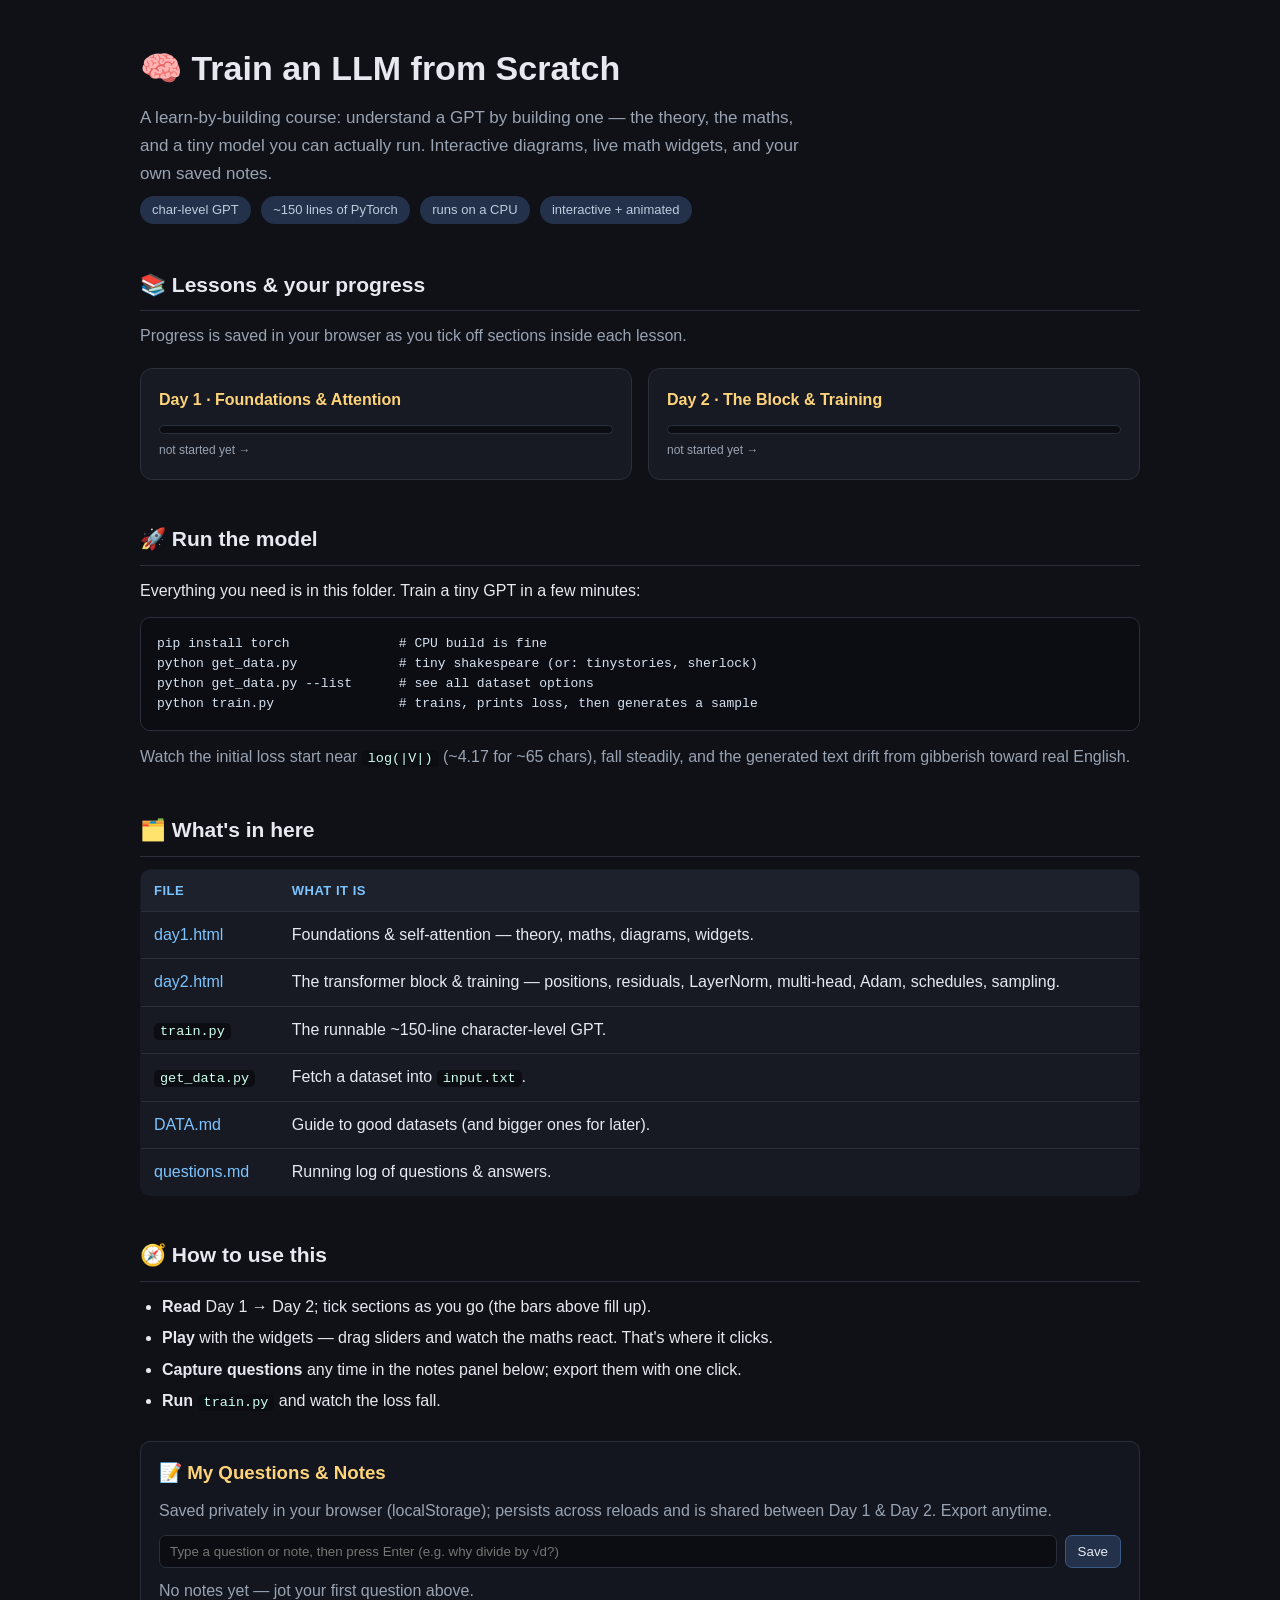
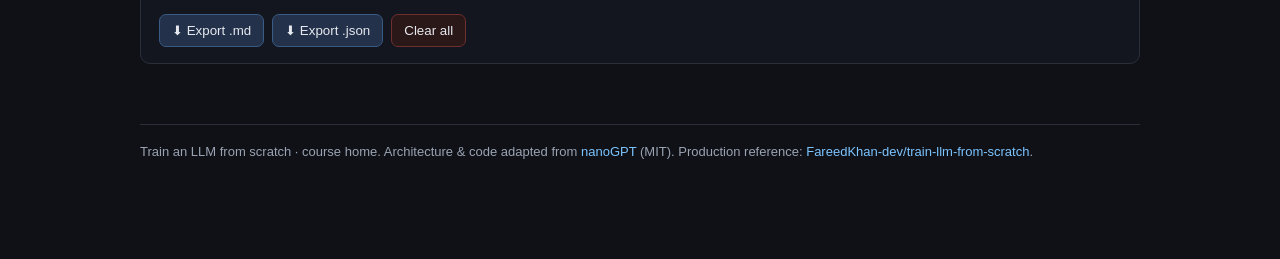
<file: gpt_tutorial/index.html>
<!DOCTYPE html>
<html lang="en">
<head>
<meta charset="utf-8">
<meta name="viewport" content="width=device-width, initial-scale=1">
<title>Train an LLM from Scratch — Course Home</title>
<style>
  :root{
    --bg:#0f1117; --panel:#171a23; --panel2:#1d212c; --text:#e6e9ef;
    --muted:#9aa3b2; --accent:#7cc4ff; --accent2:#ffd479; --line:#2a2f3a;
    --good:#7ee787; --code:#0b0d13;
  }
  *{box-sizing:border-box}
  body{margin:0;background:var(--bg);color:var(--text);
    font:16px/1.65 -apple-system,BlinkMacSystemFont,"Segoe UI",Roboto,Helvetica,Arial,sans-serif;}
  .wrap{max-width:1040px;margin:0 auto;padding:40px 20px 96px;}
  h1{font-size:34px;margin:0 0 8px;}
  .lede{color:var(--muted);font-size:17px;margin:0 0 6px;max-width:70ch;}
  h2{margin:42px 0 12px;font-size:21px;border-bottom:1px solid var(--line);padding-bottom:8px;}
  p{margin:10px 0;}
  a{color:var(--accent);text-decoration:none;}
  a:hover{text-decoration:underline;}
  code{background:var(--code);padding:1px 6px;border-radius:5px;font-family:"SF Mono",ui-monospace,Menlo,Consolas,monospace;font-size:13.5px;color:#cfe;}
  pre.code{background:var(--code);border:1px solid var(--line);border-radius:10px;padding:16px;overflow-x:auto;
    font-size:13px;line-height:1.55;font-family:"SF Mono",ui-monospace,Menlo,Consolas,monospace;color:#d6e2f0;}
  table{width:100%;border-collapse:collapse;margin:12px 0;background:var(--panel);border:1px solid var(--line);border-radius:10px;overflow:hidden;}
  th,td{text-align:left;padding:10px 13px;border-bottom:1px solid var(--line);vertical-align:top;}
  th{background:var(--panel2);color:var(--accent);font-size:13px;text-transform:uppercase;letter-spacing:.04em;}
  tr:last-child td{border-bottom:none;}
  .pill{display:inline-block;background:#23314a;color:#bcd;border-radius:20px;padding:3px 12px;font-size:13px;margin:2px 6px 2px 0;}
  ul{margin:8px 0;padding-left:22px;} li{margin:5px 0;}
  footer{margin-top:60px;color:var(--muted);font-size:13px;border-top:1px solid var(--line);padding-top:16px;}
</style>
<link rel="stylesheet" href="assets/app.css">
</head>
<body data-page="home">
<div class="wrap">

  <h1>🧠 Train an LLM from Scratch</h1>
  <p class="lede">A learn-by-building course: understand a GPT by building one — the theory, the maths, and a tiny model you can actually run. Interactive diagrams, live math widgets, and your own saved notes.</p>
  <div>
    <span class="pill">char-level GPT</span>
    <span class="pill">~150 lines of PyTorch</span>
    <span class="pill">runs on a CPU</span>
    <span class="pill">interactive + animated</span>
  </div>

  <h2>📚 Lessons &amp; your progress</h2>
  <p class="muted">Progress is saved in your browser as you tick off sections inside each lesson.</p>
  <div id="dashboard"></div>

  <h2>🚀 Run the model</h2>
  <p>Everything you need is in this folder. Train a tiny GPT in a few minutes:</p>
  <pre class="code">pip install torch              # CPU build is fine
python get_data.py             # tiny shakespeare (or: tinystories, sherlock)
python get_data.py --list      # see all dataset options
python train.py                # trains, prints loss, then generates a sample</pre>
  <p class="muted">Watch the initial loss start near <code>log(|V|)</code> (~4.17 for ~65 chars), fall steadily, and the generated text drift from gibberish toward real English.</p>

  <h2>🗂️ What's in here</h2>
  <table>
    <thead><tr><th>File</th><th>What it is</th></tr></thead>
    <tbody>
      <tr><td><a href="day1.html">day1.html</a></td><td>Foundations &amp; self-attention — theory, maths, diagrams, widgets.</td></tr>
      <tr><td><a href="day2.html">day2.html</a></td><td>The transformer block &amp; training — positions, residuals, LayerNorm, multi-head, Adam, schedules, sampling.</td></tr>
      <tr><td><code>train.py</code></td><td>The runnable ~150-line character-level GPT.</td></tr>
      <tr><td><code>get_data.py</code></td><td>Fetch a dataset into <code>input.txt</code>.</td></tr>
      <tr><td><a href="DATA.md">DATA.md</a></td><td>Guide to good datasets (and bigger ones for later).</td></tr>
      <tr><td><a href="questions.md">questions.md</a></td><td>Running log of questions &amp; answers.</td></tr>
    </tbody>
  </table>

  <h2>🧭 How to use this</h2>
  <ul>
    <li><b>Read</b> Day 1 → Day 2; tick sections as you go (the bars above fill up).</li>
    <li><b>Play</b> with the widgets — drag sliders and watch the maths react. That's where it clicks.</li>
    <li><b>Capture questions</b> any time in the notes panel below; export them with one click.</li>
    <li><b>Run</b> <code>train.py</code> and watch the loss fall.</li>
  </ul>

  <div id="notes"></div>

  <footer>
    Train an LLM from scratch · course home. Architecture &amp; code adapted from
    <a href="https://github.com/karpathy/nanoGPT">nanoGPT</a> (MIT). Production reference:
    <a href="https://github.com/FareedKhan-dev/train-llm-from-scratch">FareedKhan-dev/train-llm-from-scratch</a>.
  </footer>

</div>
<script src="assets/app.js"></script>
</body>
</html>
</file>
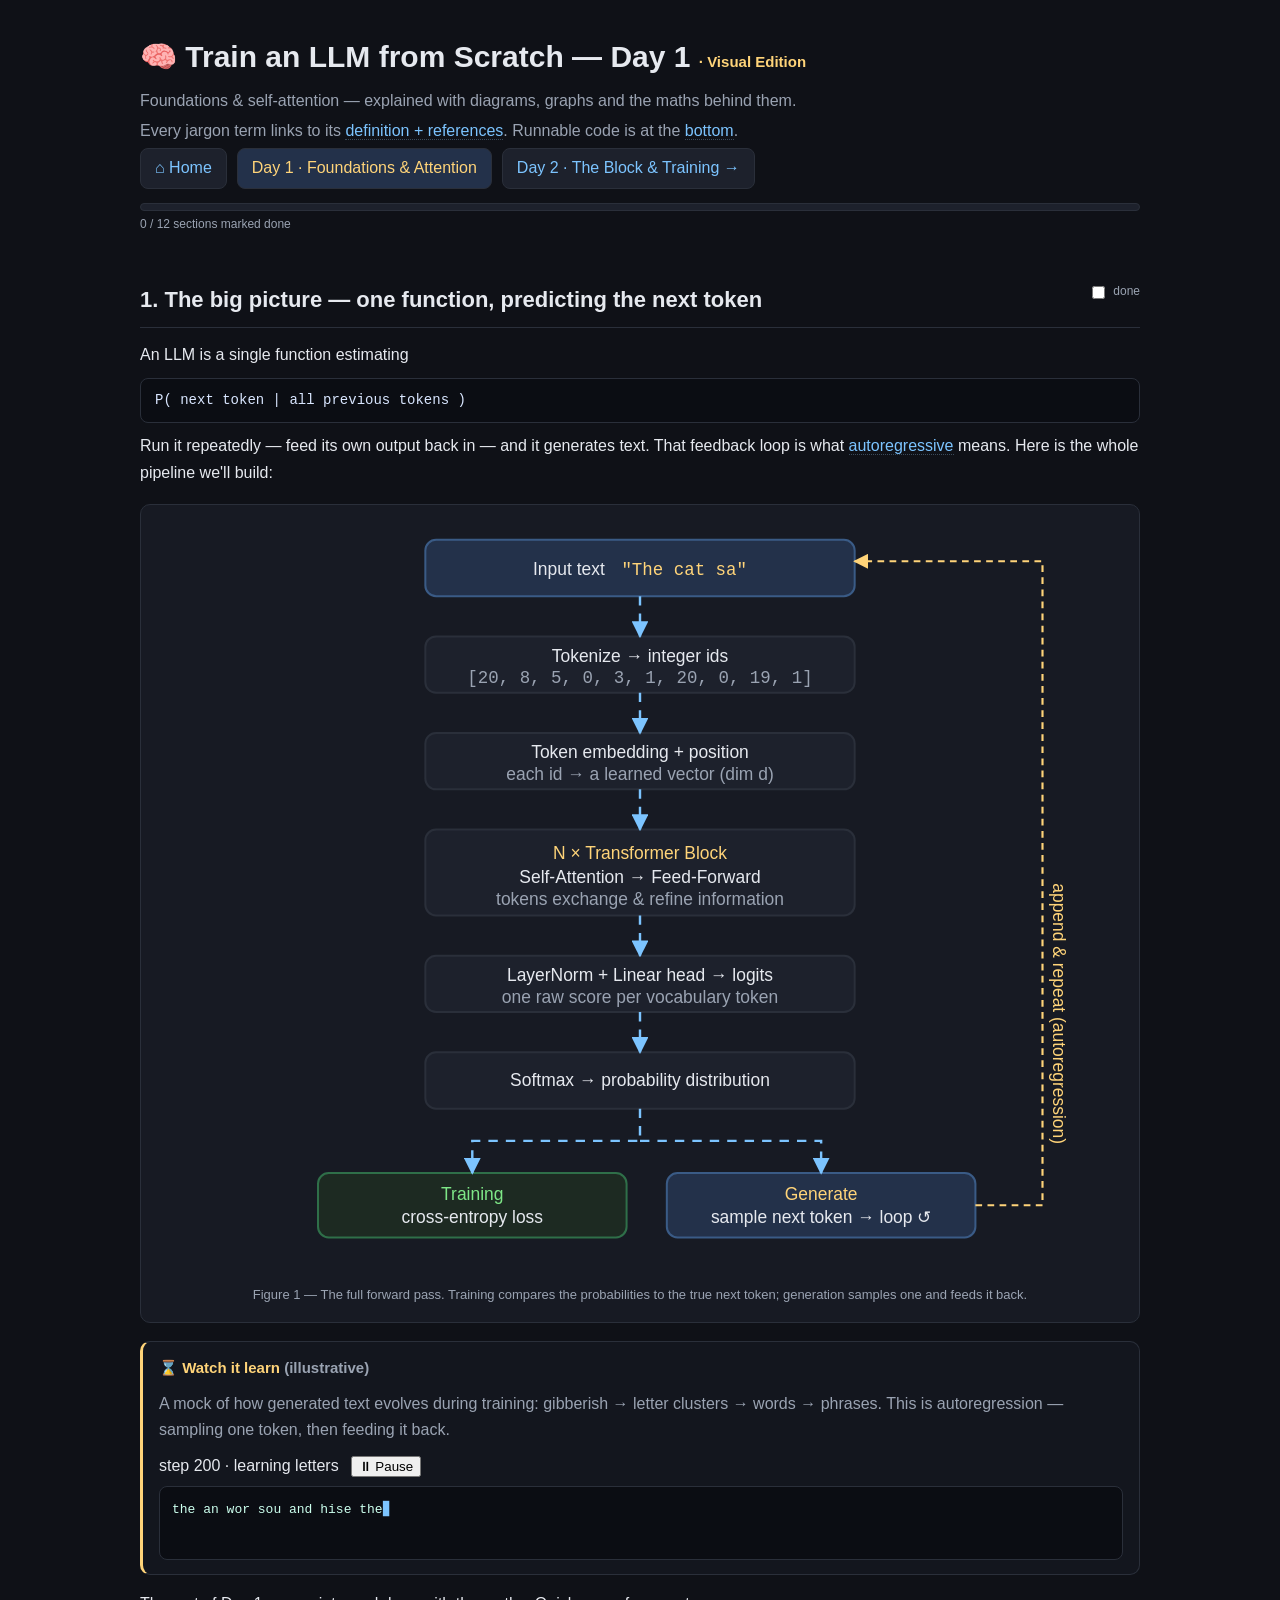
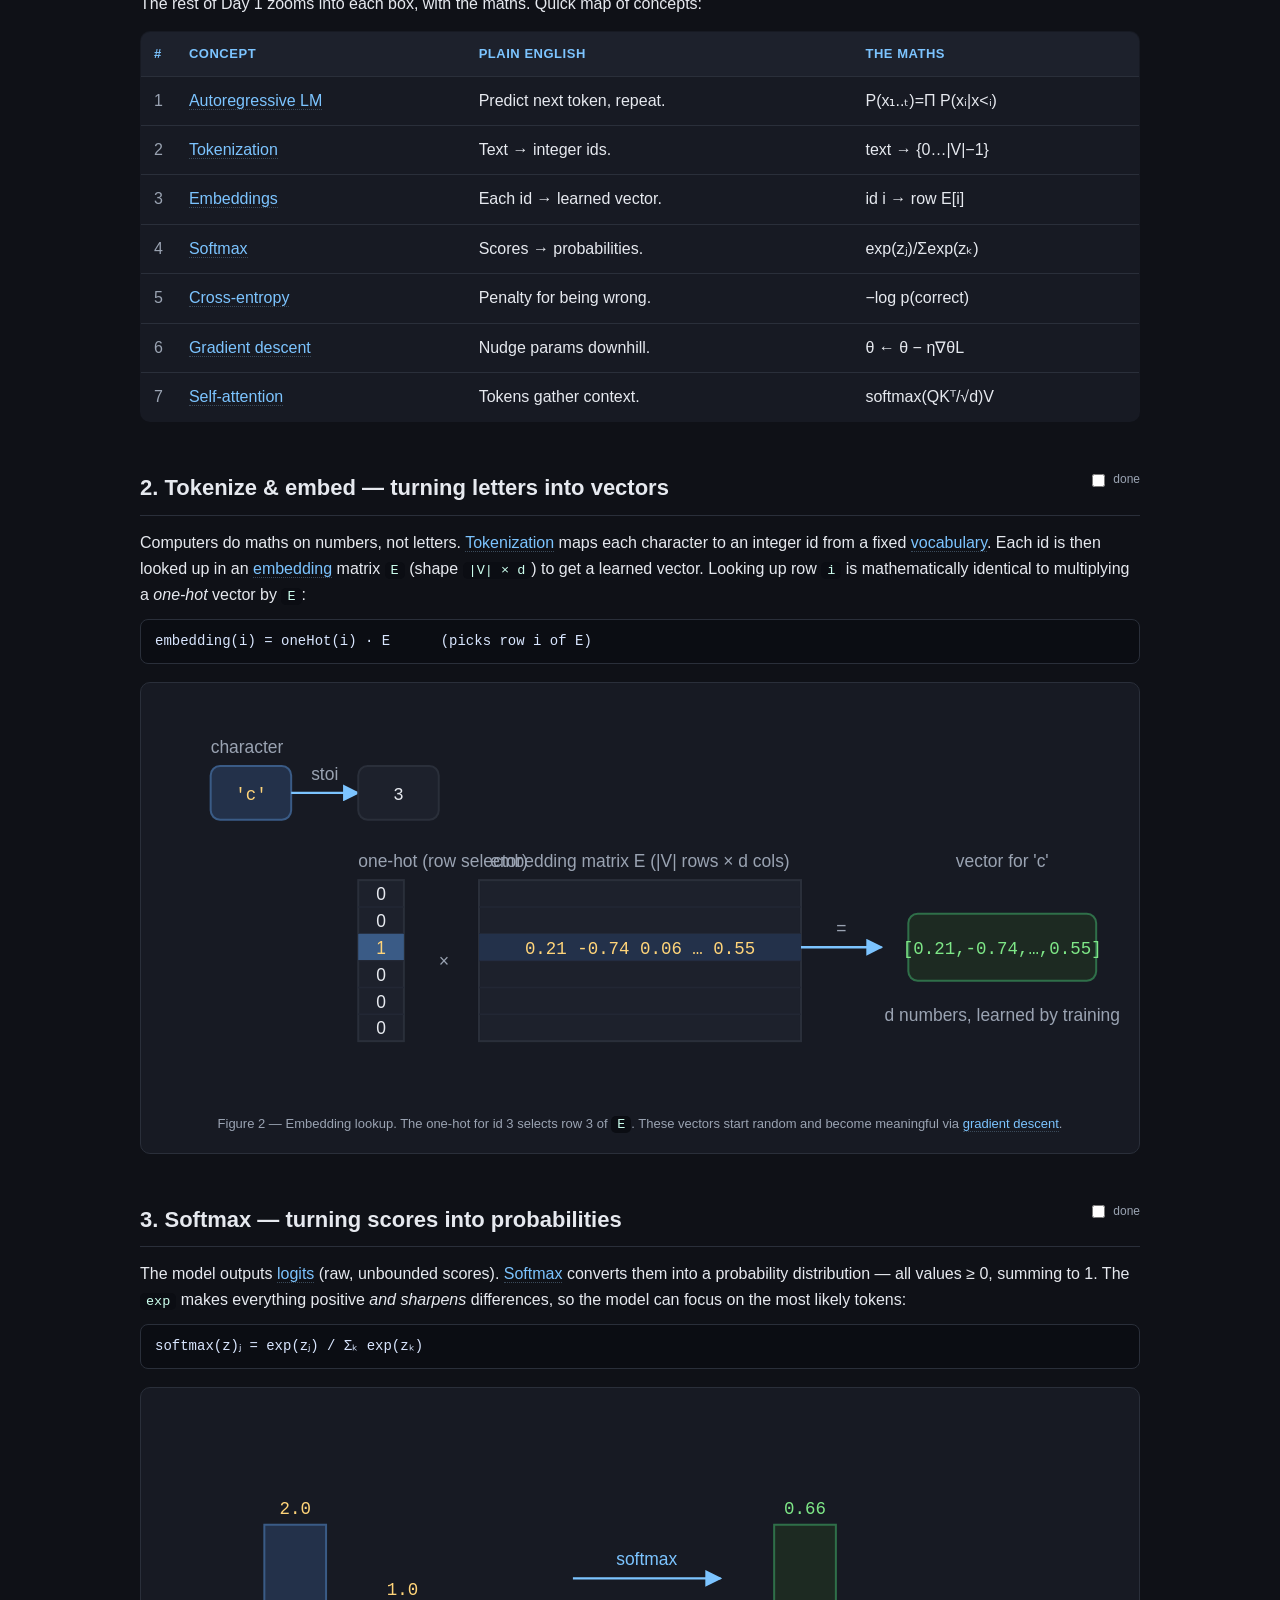
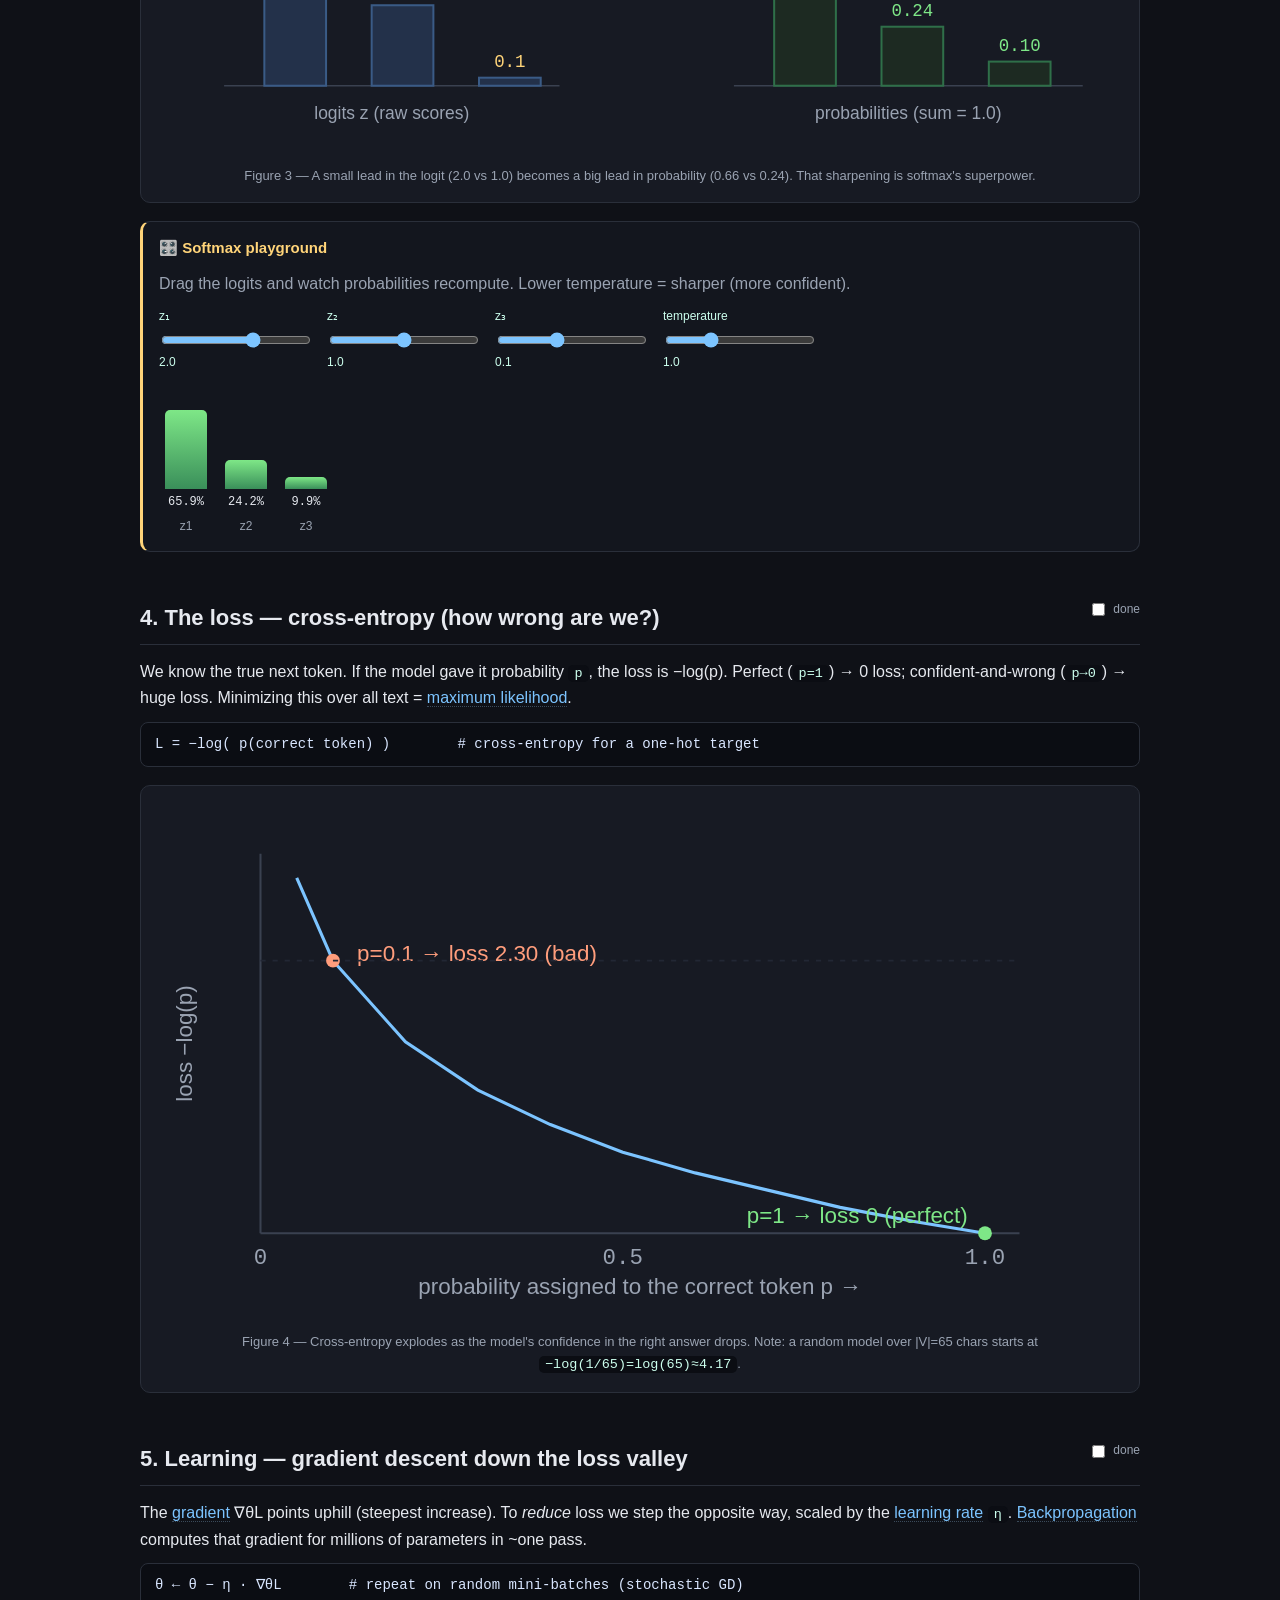
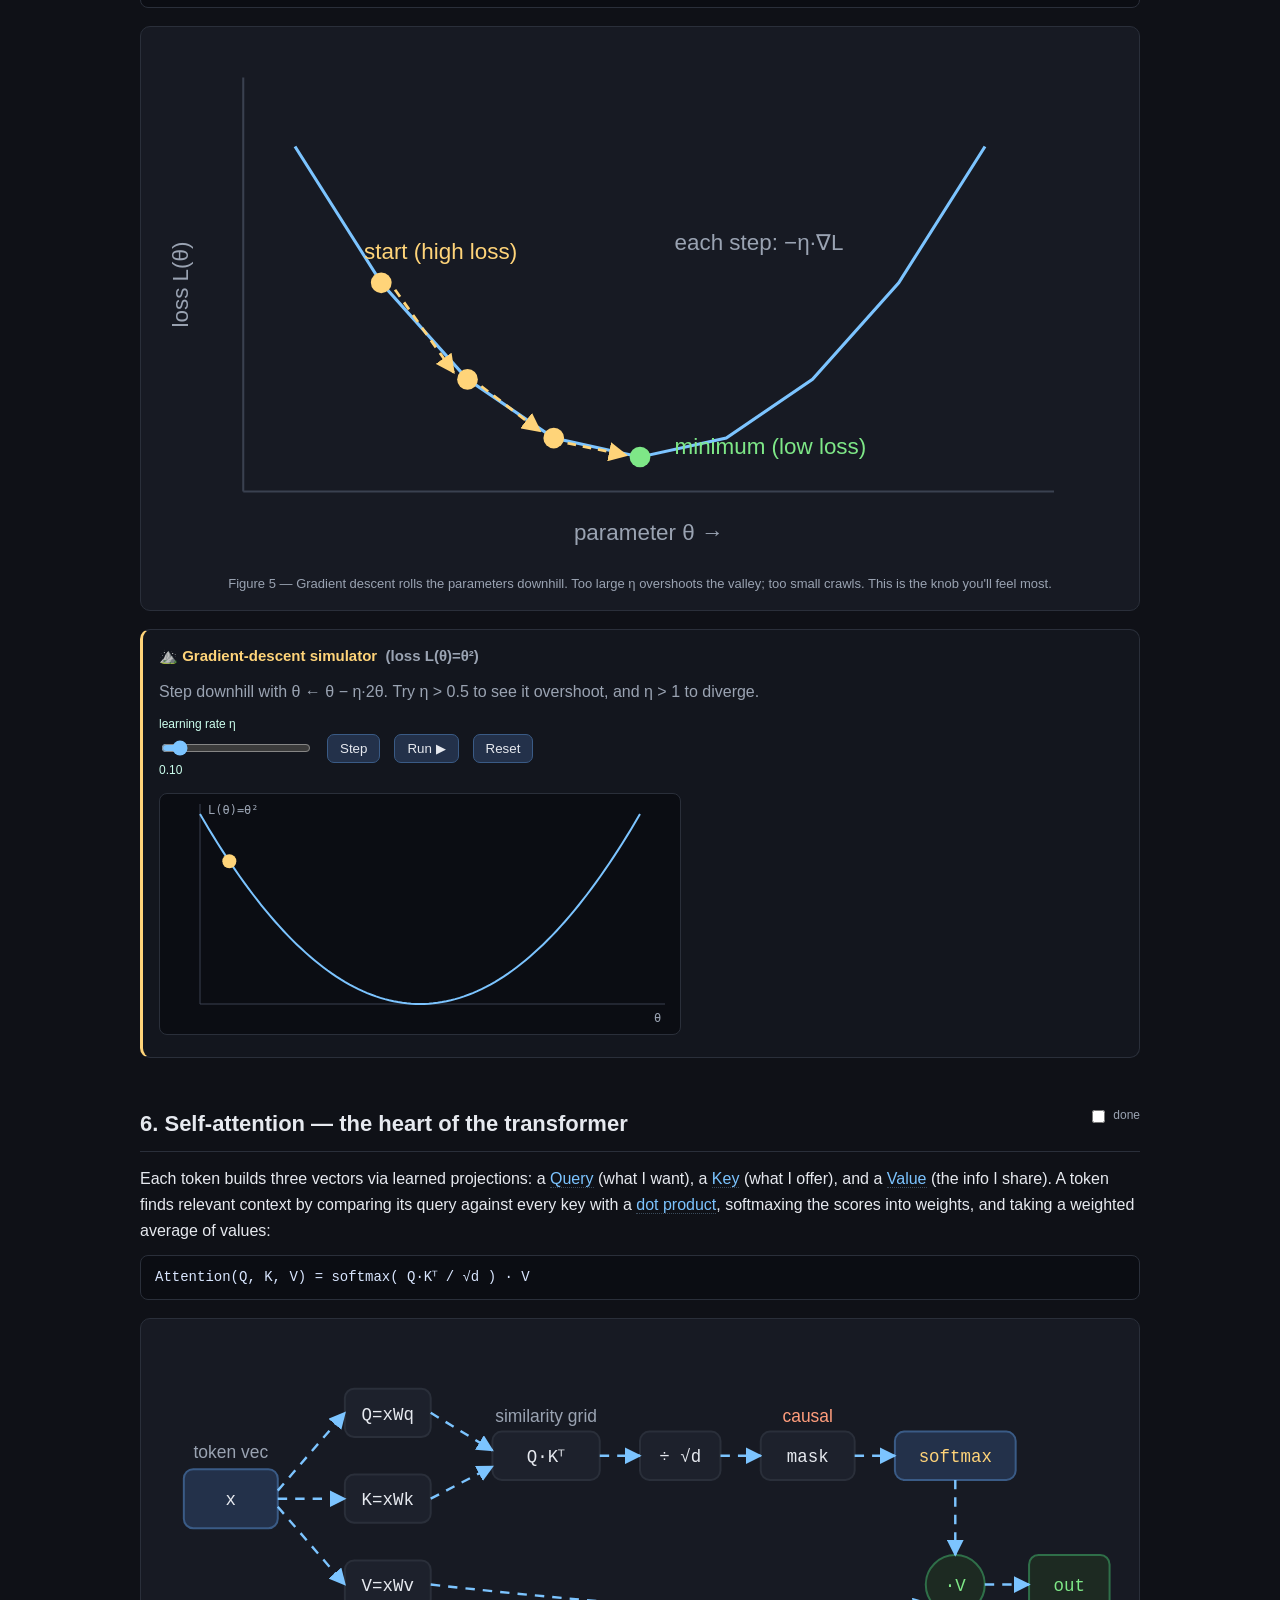
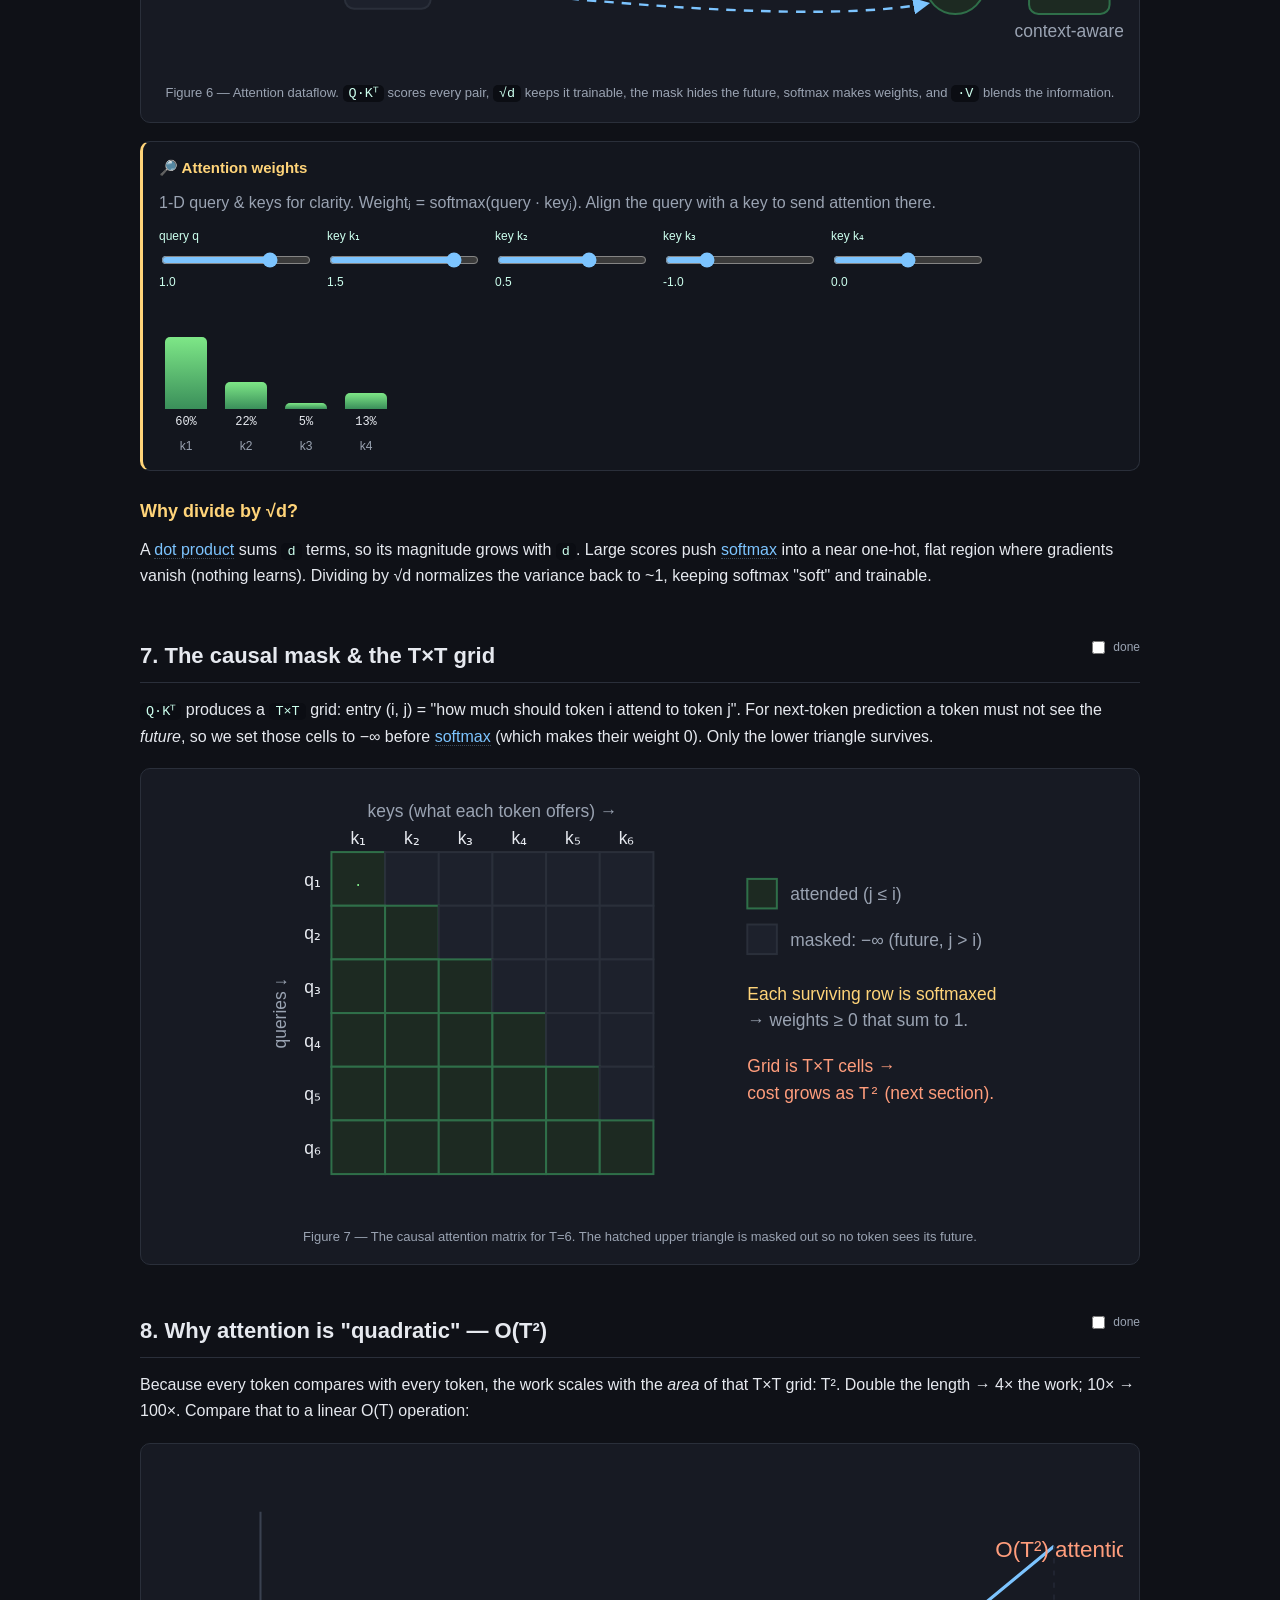
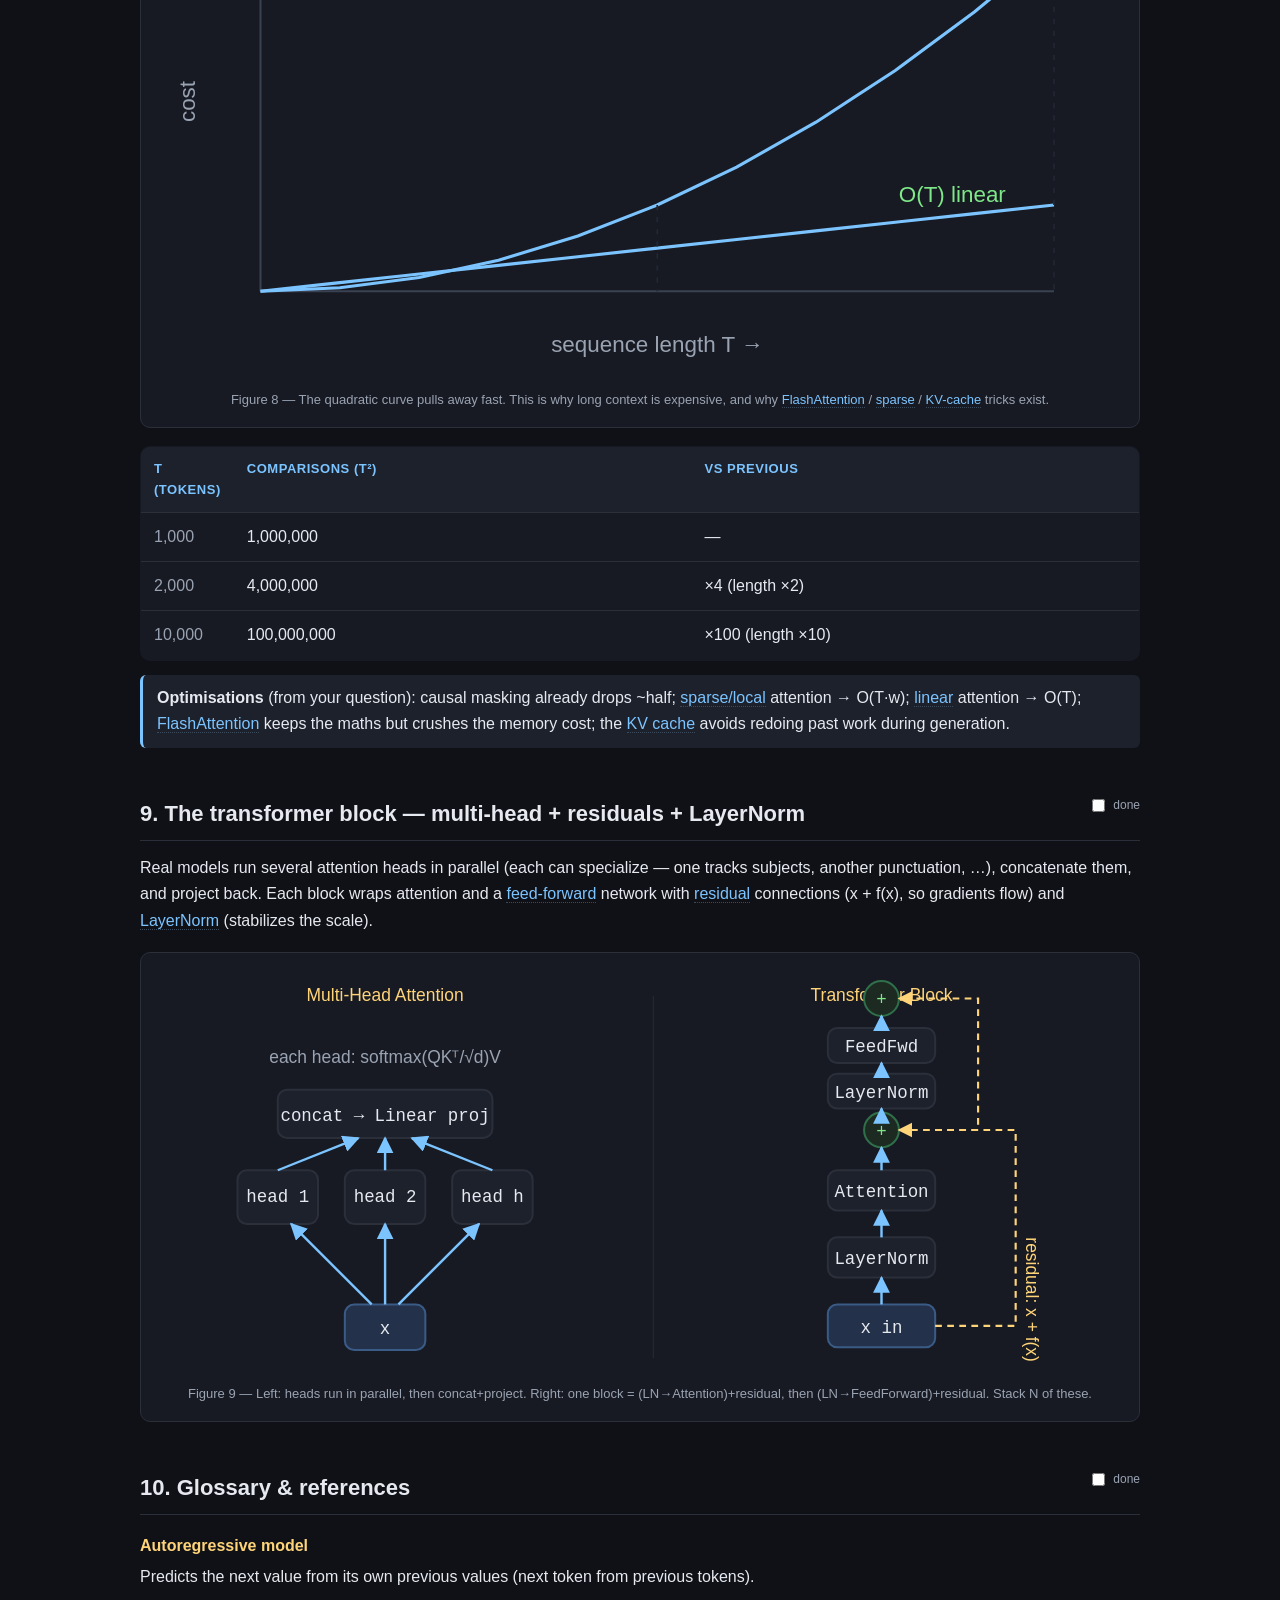
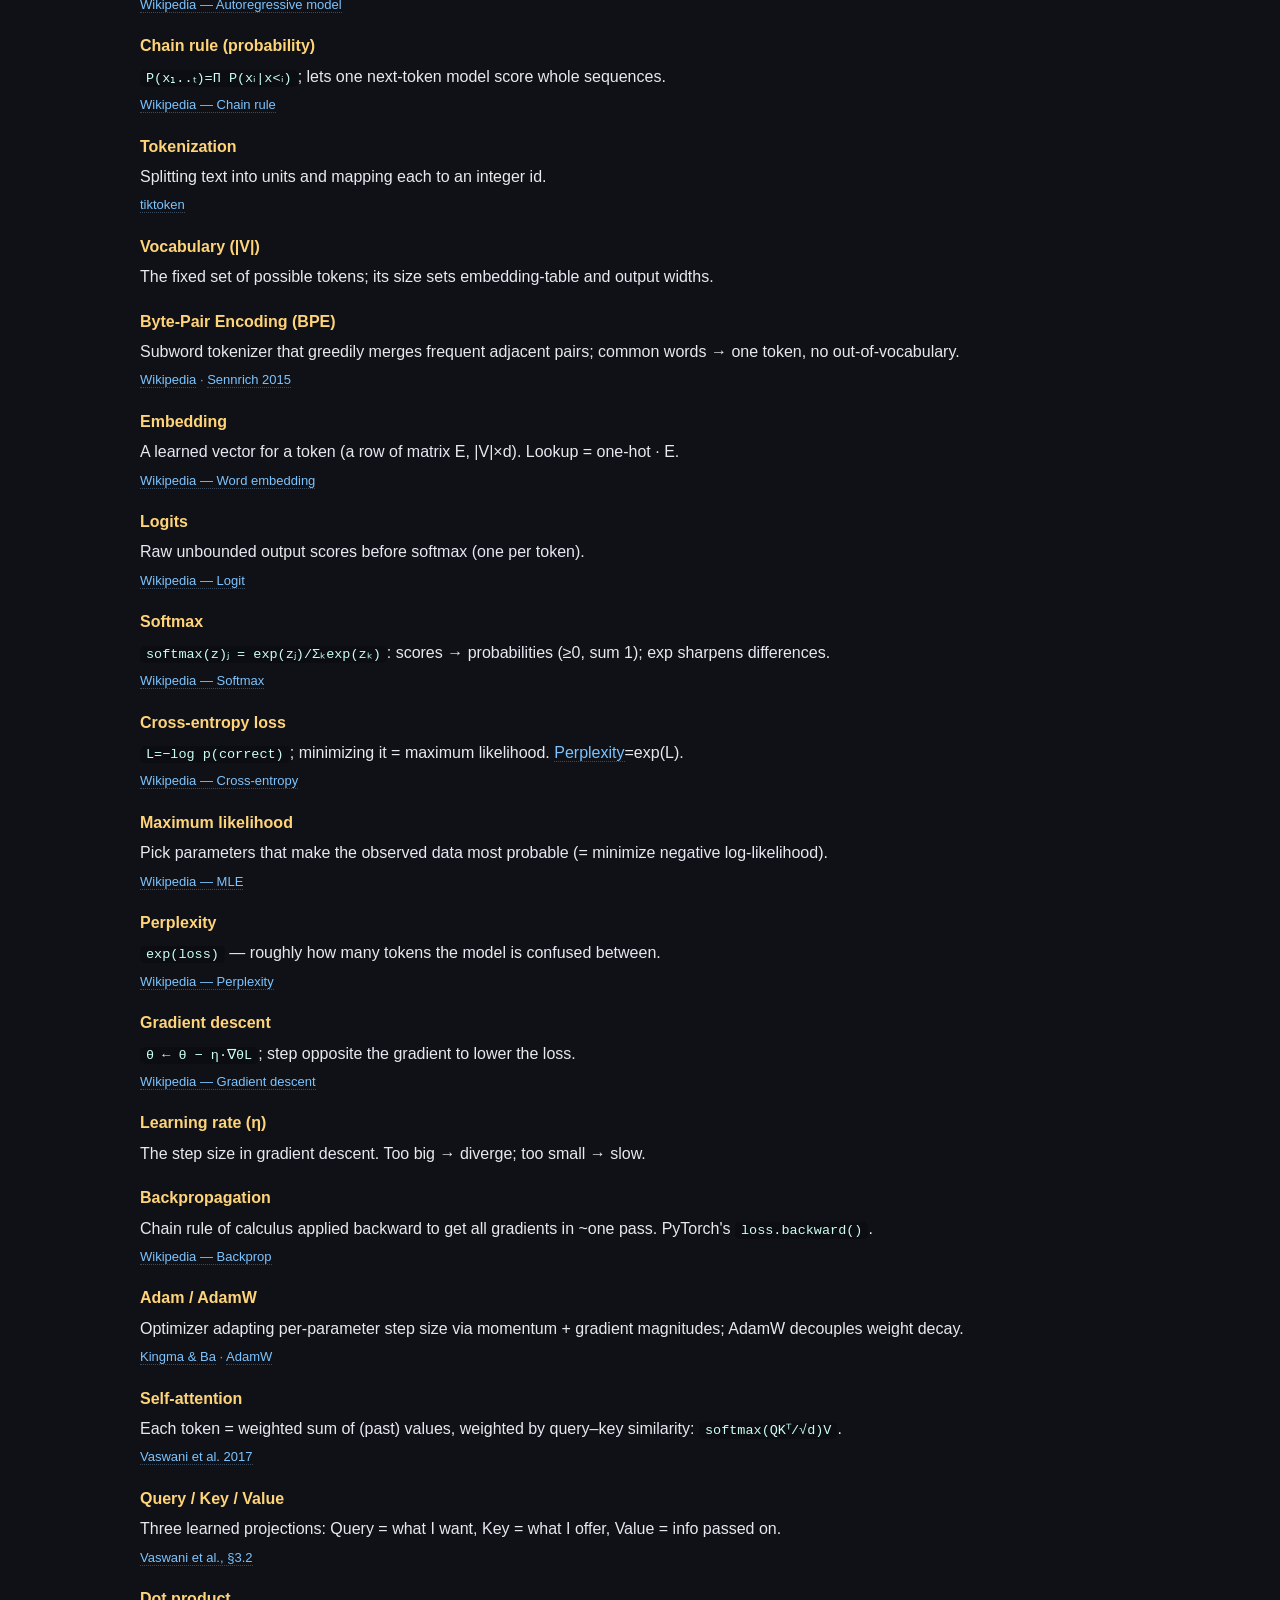
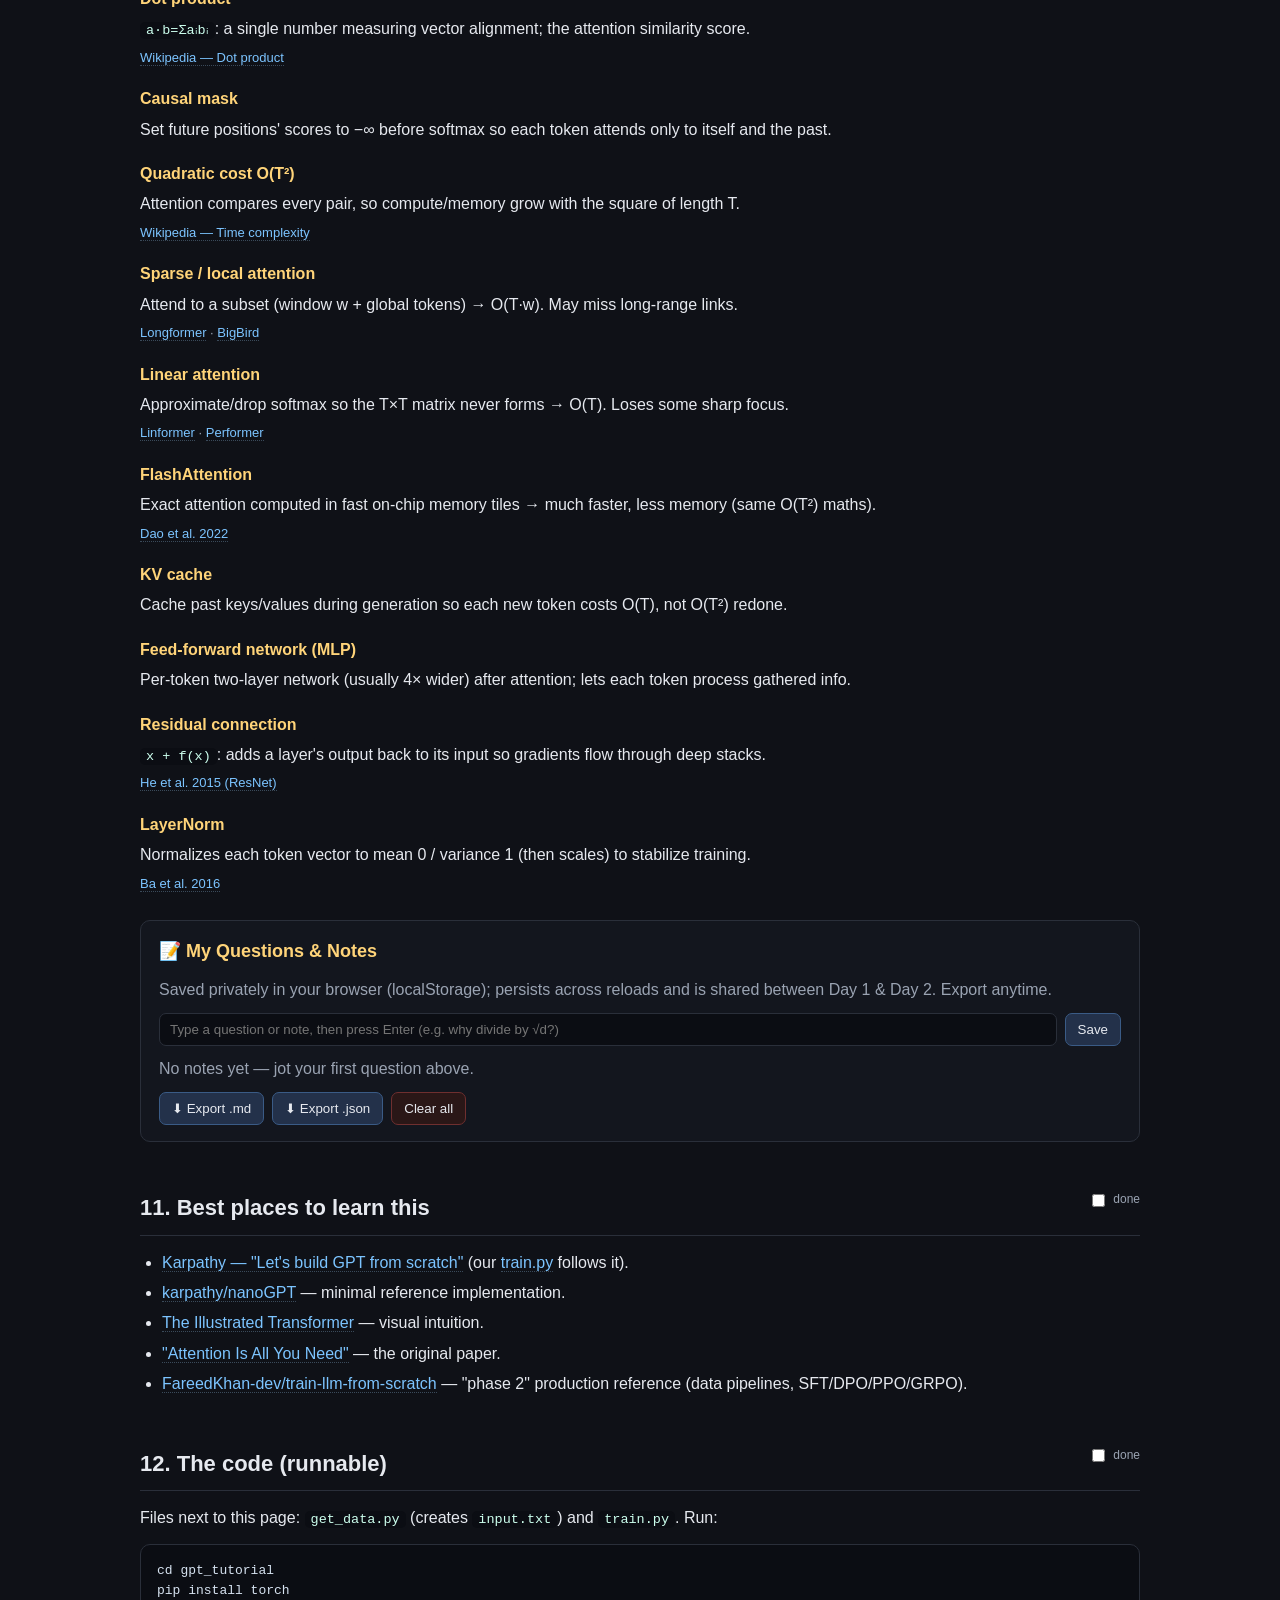
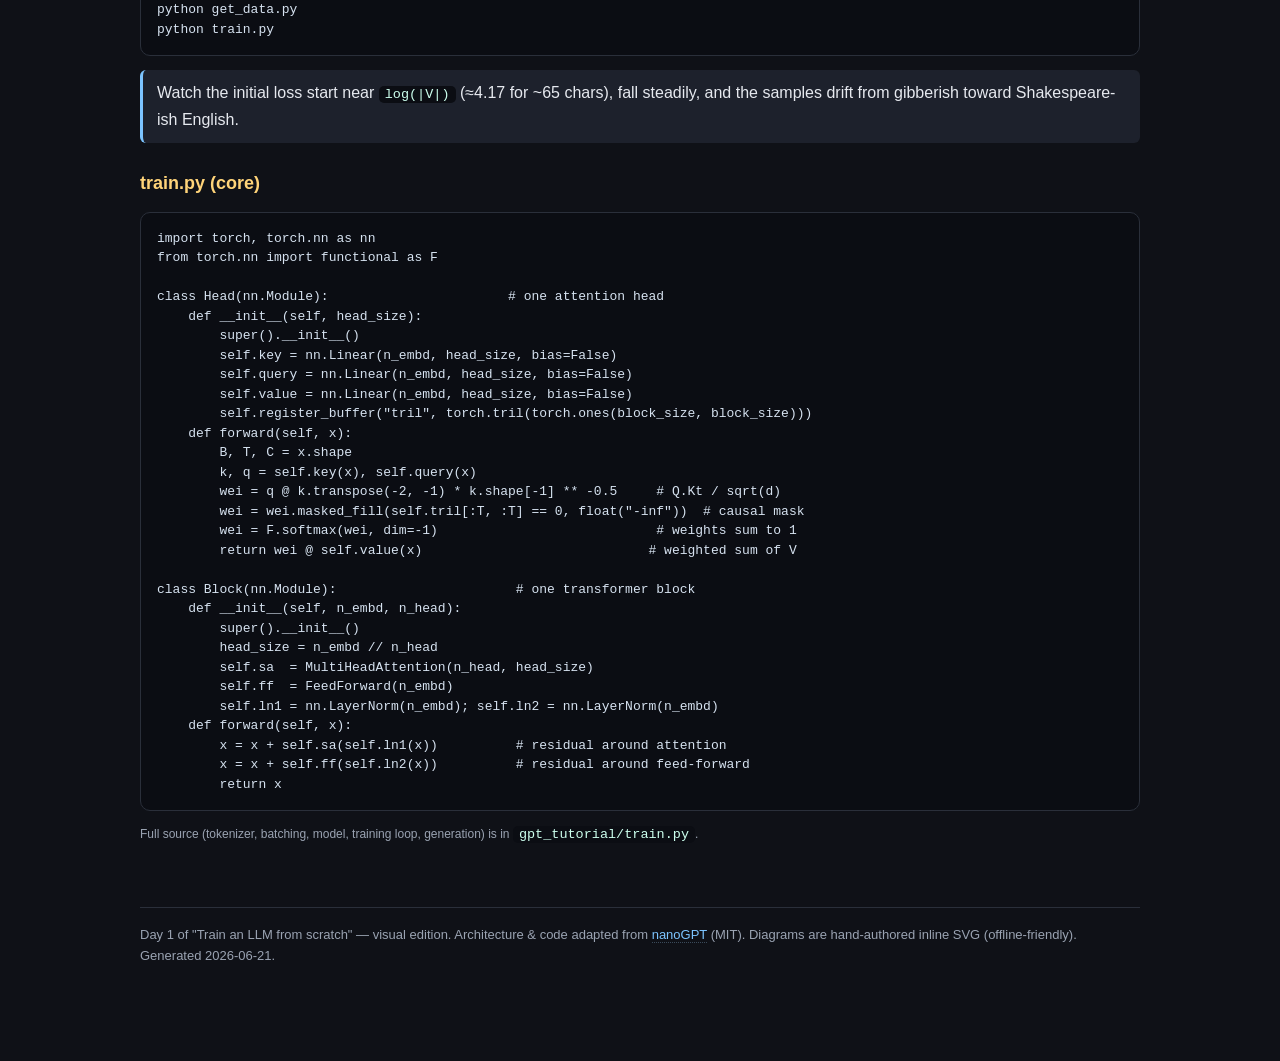
<file: gpt_tutorial/day1.html>
<!DOCTYPE html>
<html lang="en">
<head>
<meta charset="utf-8">
<meta name="viewport" content="width=device-width, initial-scale=1">
<title>Train an LLM from Scratch — Day 1 (Visual)</title>
<style>
  :root{
    --bg:#0f1117; --panel:#171a23; --panel2:#1d212c; --text:#e6e9ef;
    --muted:#9aa3b2; --accent:#7cc4ff; --accent2:#ffd479; --line:#2a2f3a;
    --good:#7ee787; --code:#0b0d13; --warn:#ff9d7c;
  }
  *{box-sizing:border-box}
  body{margin:0;background:var(--bg);color:var(--text);
    font:16px/1.65 -apple-system,BlinkMacSystemFont,"Segoe UI",Roboto,Helvetica,Arial,sans-serif;}
  .wrap{max-width:1040px;margin:0 auto;padding:32px 20px 96px;}
  header h1{font-size:30px;margin:0 0 6px;}
  header .sub{color:var(--muted);margin:0 0 4px;}
  h2{margin:48px 0 14px;font-size:22px;border-bottom:1px solid var(--line);padding-bottom:8px;}
  h3{margin:26px 0 10px;font-size:18px;color:var(--accent2);}
  p{margin:10px 0;}
  a{color:var(--accent);text-decoration:none;border-bottom:1px dotted #3a4a5a;}
  a:hover{border-bottom-style:solid;}
  code{background:var(--code);padding:1px 6px;border-radius:5px;font-family:"SF Mono",ui-monospace,Menlo,Consolas,monospace;font-size:13.5px;color:#cfe;}
  .formula{display:block;background:var(--code);border:1px solid var(--line);border-radius:8px;
    padding:10px 14px;margin:10px 0;font-family:"SF Mono",ui-monospace,Menlo,Consolas,monospace;
    font-size:14px;color:#d9e6ff;overflow-x:auto;white-space:pre;}
  table{width:100%;border-collapse:collapse;margin:14px 0;background:var(--panel);
    border:1px solid var(--line);border-radius:10px;overflow:hidden;}
  th,td{text-align:left;padding:11px 13px;border-bottom:1px solid var(--line);vertical-align:top;}
  th{background:var(--panel2);color:var(--accent);font-size:13px;text-transform:uppercase;letter-spacing:.04em;}
  tr:last-child td{border-bottom:none;}
  td:first-child{color:var(--muted);font-variant-numeric:tabular-nums;width:34px;}
  .glossary dt{font-weight:700;color:var(--accent2);margin-top:18px;}
  .glossary dd{margin:4px 0 0;color:var(--text);}
  .glossary .refs{font-size:13px;color:var(--muted);margin-top:4px;}
  pre.code{background:var(--code);border:1px solid var(--line);border-radius:10px;
    padding:16px;overflow-x:auto;font-size:13px;line-height:1.5;
    font-family:"SF Mono",ui-monospace,Menlo,Consolas,monospace;color:#d6e2f0;}
  .note{background:var(--panel2);border-left:3px solid var(--accent);padding:10px 14px;border-radius:6px;margin:14px 0;}
  .ok{color:var(--good);}
  ul{margin:8px 0;padding-left:22px;} li{margin:4px 0;}
  footer{margin-top:60px;color:var(--muted);font-size:13px;border-top:1px solid var(--line);padding-top:16px;}
  .back{font-size:12px;color:var(--muted);}
  /* figures / svg */
  figure{margin:18px 0;background:var(--panel);border:1px solid var(--line);border-radius:10px;padding:16px;}
  figure svg{display:block;width:100%;height:auto;}
  figcaption{color:var(--muted);font-size:13px;margin-top:12px;text-align:center;}
  figure svg text{fill:#e6e9ef;font-family:-apple-system,Segoe UI,Roboto,sans-serif;font-size:13px;}
  figure svg .mut{fill:#9aa3b2;}
  figure svg .acc{fill:#7cc4ff;} figure svg .acc2{fill:#ffd479;}
  figure svg .good{fill:#7ee787;} figure svg .warn{fill:#ff9d7c;}
  figure svg .mono{font-family:"SF Mono",ui-monospace,Menlo,Consolas,monospace;}
  figure svg .box{fill:#1d212c;stroke:#2a2f3a;stroke-width:1.5;}
  figure svg .boxa{fill:#23314a;stroke:#3a5b86;stroke-width:1.5;}
  figure svg .boxg{fill:#1d2a22;stroke:#2f6f49;stroke-width:1.5;}
  figure svg .edge{stroke:#7cc4ff;stroke-width:1.8;fill:none;}
  figure svg .edged{stroke:#ffd479;stroke-width:1.6;fill:none;stroke-dasharray:5 4;}
  figure svg .axis{stroke:#3a4150;stroke-width:1.2;}
  figure svg .grid{stroke:#222734;stroke-width:1;}
</style>
<link rel="stylesheet" href="assets/app.css">
</head>
<body data-page="day1">
<!-- shared SVG defs: arrowheads + patterns -->
<svg width="0" height="0" style="position:absolute" aria-hidden="true"><defs>
  <marker id="arrow" viewBox="0 0 10 10" refX="9" refY="5" markerWidth="7" markerHeight="7" orient="auto-start-reverse">
    <path d="M0,0 L10,5 L0,10 z" fill="#7cc4ff"/></marker>
  <marker id="arrowy" viewBox="0 0 10 10" refX="9" refY="5" markerWidth="7" markerHeight="7" orient="auto-start-reverse">
    <path d="M0,0 L10,5 L0,10 z" fill="#ffd479"/></marker>
  <marker id="arrowg" viewBox="0 0 10 10" refX="9" refY="5" markerWidth="7" markerHeight="7" orient="auto-start-reverse">
    <path d="M0,0 L10,5 L0,10 z" fill="#7ee787"/></marker>
  <pattern id="hatch" width="7" height="7" patternUnits="userSpaceOnUse" patternTransform="rotate(45)">
    <line x1="0" y1="0" x2="0" y2="7" stroke="#33384a" stroke-width="2.4"/></pattern>
</defs></svg>

<div class="wrap">

<header>
  <h1>🧠 Train an LLM from Scratch — Day 1 <span style="font-size:15px;color:var(--accent2)">· Visual Edition</span></h1>
  <p class="sub">Foundations &amp; self-attention — explained with diagrams, graphs and the maths behind them.</p>
  <p class="sub">Every jargon term links to its <a href="#glossary">definition + references</a>. Runnable code is at the <a href="#code">bottom</a>.</p>
</header>

<nav class="topnav">
  <a href="index.html">⌂ Home</a>
  <a href="day1.html" class="active">Day 1 · Foundations &amp; Attention</a>
  <a href="day2.html">Day 2 · The Block &amp; Training →</a>
</nav>
<div id="progress-wrap">
  <div id="progress-track"><div id="progress-bar"></div></div>
  <div id="progress-label"></div>
</div>

<!-- ============================ BIG PICTURE ============================ -->
<h2 id="bigpicture">1. The big picture — one function, predicting the next token</h2>
<p>
An LLM is a single function estimating
<span class="formula">P( next token | all previous tokens )</span>
Run it repeatedly — feed its own output back in — and it generates text. That feedback loop is what <a href="#g-autoregressive">autoregressive</a> means. Here is the whole pipeline we'll build:
</p>

<figure class="flowfig">
<svg viewBox="0 0 720 560" role="img" aria-label="LLM pipeline flowchart">
  <!-- boxes -->
  <rect class="boxa" x="200" y="14"  width="320" height="42" rx="8"/>
  <text x="360" y="40" text-anchor="middle">Input text &#8201;&#8201; <tspan class="mono acc2">"The cat sa"</tspan></text>

  <rect class="box"  x="200" y="86"  width="320" height="42" rx="8"/>
  <text x="360" y="105" text-anchor="middle"><a href="#g-token">Tokenize</a> → integer ids</text>
  <text x="360" y="121" text-anchor="middle" class="mono mut" font-size="12">[20, 8, 5, 0, 3, 1, 20, 0, 19, 1]</text>

  <rect class="box"  x="200" y="158" width="320" height="42" rx="8"/>
  <text x="360" y="177" text-anchor="middle"><a href="#g-embedding">Token embedding</a> + position</text>
  <text x="360" y="193" text-anchor="middle" class="mut" font-size="12">each id → a learned vector (dim d)</text>

  <rect class="box"  x="200" y="230" width="320" height="64" rx="8"/>
  <text x="360" y="252" text-anchor="middle" class="acc2">N × Transformer Block</text>
  <text x="360" y="270" text-anchor="middle" font-size="12"><a href="#g-attention">Self-Attention</a> → <a href="#g-ffn">Feed-Forward</a></text>
  <text x="360" y="286" text-anchor="middle" class="mut" font-size="12">tokens exchange &amp; refine information</text>

  <rect class="box"  x="200" y="324" width="320" height="42" rx="8"/>
  <text x="360" y="343" text-anchor="middle">LayerNorm + Linear head → <a href="#g-logits">logits</a></text>
  <text x="360" y="359" text-anchor="middle" class="mut" font-size="12">one raw score per vocabulary token</text>

  <rect class="box"  x="200" y="396" width="320" height="42" rx="8"/>
  <text x="360" y="421" text-anchor="middle"><a href="#g-softmax">Softmax</a> → probability distribution</text>

  <rect class="boxg" x="120" y="486" width="230" height="48" rx="8"/>
  <text x="235" y="506" text-anchor="middle" class="good">Training</text>
  <text x="235" y="523" text-anchor="middle" font-size="12"><a href="#g-crossentropy">cross-entropy loss</a></text>

  <rect class="boxa" x="380" y="486" width="230" height="48" rx="8"/>
  <text x="495" y="506" text-anchor="middle" class="acc2">Generate</text>
  <text x="495" y="523" text-anchor="middle" font-size="12">sample next token → loop ↺</text>

  <!-- straight arrows -->
  <path class="edge" d="M360,56  V86"  marker-end="url(#arrow)"/>
  <path class="edge" d="M360,128 V158" marker-end="url(#arrow)"/>
  <path class="edge" d="M360,200 V230" marker-end="url(#arrow)"/>
  <path class="edge" d="M360,294 V324" marker-end="url(#arrow)"/>
  <path class="edge" d="M360,366 V396" marker-end="url(#arrow)"/>
  <path class="edge" d="M360,438 V462 H235 V486" marker-end="url(#arrow)"/>
  <path class="edge" d="M360,462 H495 V486" marker-end="url(#arrow)"/>
  <!-- generate feedback loop back to input -->
  <path class="edged" d="M610,510 H660 V30 H520" marker-end="url(#arrowy)"/>
  <text x="668" y="270" class="acc2" font-size="12" transform="rotate(90 668 270)">append &amp; repeat (autoregression)</text>
</svg>
<figcaption>Figure 1 — The full forward pass. Training compares the probabilities to the true next token; generation samples one and feeds it back.</figcaption>
</figure>
<div class="widget" id="w-generate"></div>

<p>The rest of Day 1 zooms into each box, with the maths. Quick map of concepts:</p>

<table>
  <thead><tr><th>#</th><th>Concept</th><th>Plain English</th><th>The maths</th></tr></thead>
  <tbody>
    <tr><td>1</td><td><a href="#g-autoregressive">Autoregressive LM</a></td><td>Predict next token, repeat.</td><td><span class="mono">P(x₁..ₜ)=Π P(xᵢ|x&lt;ᵢ)</span></td></tr>
    <tr><td>2</td><td><a href="#g-token">Tokenization</a></td><td>Text → integer ids.</td><td>text → {0…|V|−1}</td></tr>
    <tr><td>3</td><td><a href="#g-embedding">Embeddings</a></td><td>Each id → learned vector.</td><td>id i → row E[i]</td></tr>
    <tr><td>4</td><td><a href="#g-softmax">Softmax</a></td><td>Scores → probabilities.</td><td><span class="mono">exp(zⱼ)/Σexp(zₖ)</span></td></tr>
    <tr><td>5</td><td><a href="#g-crossentropy">Cross-entropy</a></td><td>Penalty for being wrong.</td><td><span class="mono">−log p(correct)</span></td></tr>
    <tr><td>6</td><td><a href="#g-gd">Gradient descent</a></td><td>Nudge params downhill.</td><td><span class="mono">θ ← θ − η∇θL</span></td></tr>
    <tr><td>7</td><td><a href="#g-attention">Self-attention</a></td><td>Tokens gather context.</td><td><span class="mono">softmax(QKᵀ/√d)V</span></td></tr>
  </tbody>
</table>

<!-- ============================ TOKENIZE + EMBED ============================ -->
<h2 id="tokembed">2. Tokenize &amp; embed — turning letters into vectors</h2>
<p>
Computers do maths on numbers, not letters. <a href="#g-token">Tokenization</a> maps each character to an integer id from a fixed <a href="#g-vocab">vocabulary</a>. Each id is then looked up in an <a href="#g-embedding">embedding</a> matrix <code>E</code> (shape <code>|V| × d</code>) to get a learned vector. Looking up row <code>i</code> is mathematically identical to multiplying a <em>one-hot</em> vector by <code>E</code>:
</p>
<span class="formula">embedding(i) = oneHot(i) · E      (picks row i of E)</span>

<figure>
<svg viewBox="0 0 720 300" role="img" aria-label="Embedding lookup">
  <!-- char -> id -->
  <text x="40" y="40" class="mut" font-size="12">character</text>
  <rect class="boxa" x="40" y="50" width="60" height="40" rx="7"/>
  <text x="70" y="75" text-anchor="middle" class="mono acc2">'c'</text>
  <path class="edge" d="M100,70 H150" marker-end="url(#arrow)"/>
  <text x="125" y="60" text-anchor="middle" class="mut" font-size="11">stoi</text>
  <rect class="box" x="150" y="50" width="60" height="40" rx="7"/>
  <text x="180" y="75" text-anchor="middle" class="mono">3</text>

  <!-- one-hot -->
  <text x="150" y="125" class="mut" font-size="12">one-hot (row selector)</text>
  <g class="mono" font-size="12" text-anchor="middle">
    <rect class="box" x="150" y="135" width="34" height="120"/>
    <line class="grid" x1="150" y1="155" x2="184" y2="155"/><line class="grid" x1="150" y1="175" x2="184" y2="175"/>
    <rect x="150" y="175" width="34" height="20" fill="#3a5b86"/>
    <line class="grid" x1="150" y1="195" x2="184" y2="195"/><line class="grid" x1="150" y1="215" x2="184" y2="215"/><line class="grid" x1="150" y1="235" x2="184" y2="235"/>
    <text x="167" y="150">0</text><text x="167" y="170">0</text><text x="167" y="190" class="acc2">1</text><text x="167" y="210">0</text><text x="167" y="230">0</text><text x="167" y="250">0</text>
  </g>

  <text x="210" y="200" class="mut mono">×</text>

  <!-- E matrix -->
  <text x="360" y="125" text-anchor="middle" class="mut" font-size="12">embedding matrix E  (|V| rows × d cols)</text>
  <g>
    <rect class="box" x="240" y="135" width="240" height="120"/>
    <!-- row grid -->
    <line class="grid" x1="240" y1="155" x2="480" y2="155"/><line class="grid" x1="240" y1="175" x2="480" y2="175"/>
    <line class="grid" x1="240" y1="195" x2="480" y2="195"/><line class="grid" x1="240" y1="215" x2="480" y2="215"/><line class="grid" x1="240" y1="235" x2="480" y2="235"/>
    <!-- highlight row 3 (y 175..195) -->
    <rect x="240" y="175" width="240" height="20" fill="#23314a"/>
    <text x="360" y="190" text-anchor="middle" class="mono acc2" font-size="11">0.21  -0.74  0.06  …  0.55</text>
  </g>

  <path class="edge" d="M480,185 H540" marker-end="url(#arrow)"/>
  <text x="510" y="175" text-anchor="middle" class="mut" font-size="11">=</text>

  <!-- result vector -->
  <text x="630" y="125" text-anchor="middle" class="mut" font-size="12">vector for 'c'</text>
  <rect class="boxg" x="560" y="160" width="140" height="50" rx="7"/>
  <text x="630" y="190" text-anchor="middle" class="mono good" font-size="11">[0.21,-0.74,…,0.55]</text>
  <text x="630" y="240" text-anchor="middle" class="mut" font-size="11">d numbers, learned by training</text>
</svg>
<figcaption>Figure 2 — Embedding lookup. The one-hot for id 3 selects row 3 of <code>E</code>. These vectors start random and become meaningful via <a href="#g-gd">gradient descent</a>.</figcaption>
</figure>

<!-- ============================ SOFTMAX ============================ -->
<h2 id="softmax">3. Softmax — turning scores into probabilities</h2>
<p>The model outputs <a href="#g-logits">logits</a> (raw, unbounded scores). <a href="#g-softmax">Softmax</a> converts them into a probability distribution — all values ≥ 0, summing to 1. The <code>exp</code> makes everything positive <em>and sharpens</em> differences, so the model can focus on the most likely tokens:</p>
<span class="formula">softmax(z)ⱼ = exp(zⱼ) / Σₖ exp(zₖ)</span>

<figure>
<svg viewBox="0 0 720 260" role="img" aria-label="Softmax bar chart">
  <!-- baseline -->
  <line class="axis" x1="50" y1="210" x2="300" y2="210"/>
  <line class="axis" x1="430" y1="210" x2="690" y2="210"/>
  <text x="175" y="235" text-anchor="middle" class="mut">logits z (raw scores)</text>
  <text x="560" y="235" text-anchor="middle" class="mut">probabilities (sum = 1.0)</text>

  <!-- logit bars: 2.0,1.0,0.1 -> heights 120,60,6 -->
  <rect class="boxa" x="80"  y="90"  width="46" height="120"/>
  <rect class="boxa" x="160" y="150" width="46" height="60"/>
  <rect class="boxa" x="240" y="204" width="46" height="6"/>
  <text x="103" y="82"  text-anchor="middle" class="mono acc2">2.0</text>
  <text x="183" y="142" text-anchor="middle" class="mono acc2">1.0</text>
  <text x="263" y="196" text-anchor="middle" class="mono acc2">0.1</text>

  <!-- arrow -->
  <path class="edge" d="M310,130 H420" marker-end="url(#arrow)"/>
  <text x="365" y="120" text-anchor="middle" class="acc">softmax</text>

  <!-- prob bars: .659,.242,.099 -> heights 120,44,18 -->
  <rect class="boxg" x="460" y="90"  width="46" height="120"/>
  <rect class="boxg" x="540" y="166" width="46" height="44"/>
  <rect class="boxg" x="620" y="192" width="46" height="18"/>
  <text x="483" y="82"  text-anchor="middle" class="mono good">0.66</text>
  <text x="563" y="158" text-anchor="middle" class="mono good">0.24</text>
  <text x="643" y="184" text-anchor="middle" class="mono good">0.10</text>
</svg>
<figcaption>Figure 3 — A small lead in the logit (2.0 vs 1.0) becomes a big lead in probability (0.66 vs 0.24). That sharpening is softmax's superpower.</figcaption>
</figure>
<div class="widget" id="w-softmax"></div>

<!-- ============================ CROSS ENTROPY ============================ -->
<h2 id="loss">4. The loss — cross-entropy (how wrong are we?)</h2>
<p>We know the true next token. If the model gave it probability <code>p</code>, the loss is <span class="mono">−log(p)</span>. Perfect (<code>p=1</code>) → 0 loss; confident-and-wrong (<code>p→0</code>) → huge loss. Minimizing this over all text = <a href="#g-mle">maximum likelihood</a>.</p>
<span class="formula">L = −log( p(correct token) )        # cross-entropy for a one-hot target</span>

<figure>
<svg viewBox="0 0 560 300" role="img" aria-label="Cross-entropy loss curve">
  <!-- axes -->
  <line class="axis" x1="60" y1="250" x2="500" y2="250"/>
  <line class="axis" x1="60" y1="30"  x2="60"  y2="250"/>
  <text x="280" y="285" text-anchor="middle" class="mut">probability assigned to the correct token  p →</text>
  <text x="20" y="140" text-anchor="middle" class="mut" transform="rotate(-90 20 140)">loss  −log(p)</text>
  <!-- x ticks -->
  <text x="60"  y="268" text-anchor="middle" class="mut mono" font-size="11">0</text>
  <text x="270" y="268" text-anchor="middle" class="mut mono" font-size="11">0.5</text>
  <text x="480" y="268" text-anchor="middle" class="mut mono" font-size="11">1.0</text>
  <!-- curve -->
  <polyline class="edge draw" pathLength="1" stroke="#7ee787" points="81,44 102,92 144,139 186,167 228,187 270,203 312,215 354,225 396,235 438,243 480,250"/>
  <!-- annotations -->
  <circle cx="480" cy="250" r="4" class="good" fill="#7ee787"/>
  <text x="470" y="244" text-anchor="end" class="good" font-size="12">p=1 → loss 0 (perfect)</text>
  <circle cx="102" cy="92" r="4" fill="#ff9d7c"/>
  <text x="116" y="92" class="warn" font-size="12">p=0.1 → loss 2.30 (bad)</text>
  <line class="grid" x1="60" y1="92" x2="500" y2="92" stroke-dasharray="3 4"/>
</svg>
<figcaption>Figure 4 — Cross-entropy explodes as the model's confidence in the right answer drops. Note: a random model over |V|=65 chars starts at <code>−log(1/65)=log(65)≈4.17</code>.</figcaption>
</figure>

<!-- ============================ GRADIENT DESCENT ============================ -->
<h2 id="gd">5. Learning — gradient descent down the loss valley</h2>
<p>The <a href="#g-gd">gradient</a> <span class="mono">∇θL</span> points uphill (steepest increase). To <em>reduce</em> loss we step the opposite way, scaled by the <a href="#g-lr">learning rate</a> <code>η</code>. <a href="#g-backprop">Backpropagation</a> computes that gradient for millions of parameters in ~one pass.</p>
<span class="formula">θ ← θ − η · ∇θL        # repeat on random mini-batches (stochastic GD)</span>

<figure>
<svg viewBox="0 0 560 300" role="img" aria-label="Gradient descent on a loss curve">
  <!-- axes -->
  <line class="axis" x1="50" y1="260" x2="520" y2="260"/>
  <line class="axis" x1="50" y1="20"  x2="50"  y2="260"/>
  <text x="285" y="288" text-anchor="middle" class="mut">parameter θ →</text>
  <text x="18" y="140" text-anchor="middle" class="mut" transform="rotate(-90 18 140)">loss L(θ)</text>
  <!-- valley curve (lower on screen = lower loss) -->
  <polyline class="edge draw" pathLength="1" points="80,60 130,139 180,195 230,229 280,240 330,229 380,195 430,139 480,60"/>
  <!-- descending dots -->
  <circle cx="130" cy="139" r="6" fill="#ffd479"/>
  <circle cx="180" cy="195" r="6" fill="#ffd479"/>
  <circle cx="230" cy="229" r="6" fill="#ffd479"/>
  <circle cx="280" cy="240" r="6" fill="#7ee787"/>
  <!-- step arrows -->
  <path class="edged" d="M138,143 L172,191" marker-end="url(#arrowy)"/>
  <path class="edged" d="M188,199 L222,225" marker-end="url(#arrowy)"/>
  <path class="edged" d="M238,232 L272,239" marker-end="url(#arrowy)"/>
  <text x="120" y="125" class="acc2" font-size="12">start (high loss)</text>
  <text x="300" y="238" class="good" font-size="12">minimum (low loss)</text>
  <text x="300" y="120" class="mut" font-size="12">each step: −η·∇L</text>
</svg>
<figcaption>Figure 5 — Gradient descent rolls the parameters downhill. Too large η overshoots the valley; too small crawls. This is the knob you'll feel most.</figcaption>
</figure>
<div class="widget" id="w-gd"></div>

<!-- ============================ ATTENTION ============================ -->
<h2 id="attention">6. Self-attention — the heart of the transformer</h2>
<p>
Each token builds three vectors via learned projections: a <a href="#g-qkv">Query</a> (what I want), a <a href="#g-qkv">Key</a> (what I offer), and a <a href="#g-qkv">Value</a> (the info I share). A token finds relevant context by comparing its query against every key with a <a href="#g-dot">dot product</a>, softmaxing the scores into weights, and taking a weighted average of values:
</p>
<span class="formula">Attention(Q, K, V) = softmax( Q·Kᵀ / √d ) · V</span>

<figure class="flowfig">
<svg viewBox="0 0 720 250" role="img" aria-label="Attention dataflow">
  <rect class="boxa" x="20" y="100" width="70" height="44" rx="7"/>
  <text x="55" y="127" text-anchor="middle" class="mono">x</text>
  <text x="55" y="92" text-anchor="middle" class="mut" font-size="11">token vec</text>

  <!-- projections -->
  <rect class="box" x="140" y="40"  width="64" height="36" rx="7"/><text x="172" y="63" text-anchor="middle" class="mono">Q=xWq</text>
  <rect class="box" x="140" y="104" width="64" height="36" rx="7"/><text x="172" y="127" text-anchor="middle" class="mono">K=xWk</text>
  <rect class="box" x="140" y="168" width="64" height="36" rx="7"/><text x="172" y="191" text-anchor="middle" class="mono">V=xWv</text>
  <path class="edge" d="M90,116 L140,58"  marker-end="url(#arrow)"/>
  <path class="edge" d="M90,122 L140,122" marker-end="url(#arrow)"/>
  <path class="edge" d="M90,128 L140,186" marker-end="url(#arrow)"/>

  <!-- QK^T -->
  <rect class="box" x="250" y="72" width="80" height="36" rx="7"/><text x="290" y="95" text-anchor="middle" class="mono">Q·Kᵀ</text>
  <path class="edge" d="M204,58  L250,86"  marker-end="url(#arrow)"/>
  <path class="edge" d="M204,122 L250,98" marker-end="url(#arrow)"/>
  <text x="290" y="65" text-anchor="middle" class="mut" font-size="11">similarity grid</text>

  <rect class="box" x="360" y="72" width="60" height="36" rx="7"/><text x="390" y="95" text-anchor="middle" class="mono">÷ √d</text>
  <path class="edge" d="M330,90 H360" marker-end="url(#arrow)"/>

  <rect class="box" x="450" y="72" width="70" height="36" rx="7"/><text x="485" y="95" text-anchor="middle" class="mono">mask</text>
  <path class="edge" d="M420,90 H450" marker-end="url(#arrow)"/>
  <text x="485" y="65" text-anchor="middle" class="warn" font-size="11">causal</text>

  <rect class="boxa" x="550" y="72" width="90" height="36" rx="7"/><text x="595" y="95" text-anchor="middle" class="mono acc2">softmax</text>
  <path class="edge" d="M520,90 H550" marker-end="url(#arrow)"/>

  <!-- weighted sum with V -->
  <circle class="boxg" cx="595" cy="186" r="22"/><text x="595" y="191" text-anchor="middle" class="mono good">·V</text>
  <path class="edge" d="M595,108 V164" marker-end="url(#arrow)"/>
  <path class="edge" d="M204,186 C 420,210 520,210 575,200" marker-end="url(#arrow)"/>

  <rect class="boxg" x="650" y="164" width="60" height="44" rx="7"/><text x="680" y="191" text-anchor="middle" class="mono good">out</text>
  <path class="edge" d="M617,186 H650" marker-end="url(#arrow)"/>
  <text x="680" y="225" text-anchor="middle" class="mut" font-size="11">context-aware</text>
</svg>
<figcaption>Figure 6 — Attention dataflow. <code>Q·Kᵀ</code> scores every pair, <code>√d</code> keeps it trainable, the mask hides the future, softmax makes weights, and <code>·V</code> blends the information.</figcaption>
</figure>
<div class="widget" id="w-attn"></div>

<h3 id="why-sqrtd">Why divide by √d?</h3>
<p>A <a href="#g-dot">dot product</a> sums <code>d</code> terms, so its magnitude grows with <code>d</code>. Large scores push <a href="#g-softmax">softmax</a> into a near one-hot, flat region where gradients vanish (nothing learns). Dividing by <span class="mono">√d</span> normalizes the variance back to ~1, keeping softmax "soft" and trainable.</p>

<!-- ============================ CAUSAL MASK ============================ -->
<h2 id="causal">7. The causal mask &amp; the T×T grid</h2>
<p>
<code>Q·Kᵀ</code> produces a <code>T×T</code> grid: entry (i, j) = "how much should token i attend to token j". For next-token prediction a token must not see the <em>future</em>, so we set those cells to <span class="mono">−∞</span> before <a href="#g-softmax">softmax</a> (which makes their weight 0). Only the lower triangle survives.
</p>

<figure>
<svg viewBox="0 0 720 320" role="img" aria-label="Causal attention matrix">
  <!-- column headers -->
  <g class="mono mut" font-size="12" text-anchor="middle">
    <text x="150" y="44">k₁</text><text x="190" y="44">k₂</text><text x="230" y="44">k₃</text><text x="270" y="44">k₄</text><text x="310" y="44">k₅</text><text x="350" y="44">k₆</text>
  </g>
  <text x="250" y="24" text-anchor="middle" class="mut">keys (what each token offers) →</text>
  <text x="96" y="170" text-anchor="middle" class="mut" transform="rotate(-90 96 170)">queries ↓</text>
  <!-- 6x6 grid, cell 40 -->
  <g class="mono" font-size="11" text-anchor="middle">
  <!-- generate rows; active if col<=row -->
  <!-- row1 (i=0): only j0 active -->
  <!-- We draw each cell explicitly -->
  <!-- helper: x=130+j*40, y=50+i*40 -->
  <!-- ROW 0 -->
  <rect x="130" y="50" width="40" height="40" class="boxg"/><text x="150" y="75" class="good">.</text>
  <rect x="170" y="50" width="40" height="40" class="box" fill="url(#hatch)"/>
  <rect x="210" y="50" width="40" height="40" class="box" fill="url(#hatch)"/>
  <rect x="250" y="50" width="40" height="40" class="box" fill="url(#hatch)"/>
  <rect x="290" y="50" width="40" height="40" class="box" fill="url(#hatch)"/>
  <rect x="330" y="50" width="40" height="40" class="box" fill="url(#hatch)"/>
  <!-- ROW 1 -->
  <rect x="130" y="90" width="40" height="40" class="boxg"/>
  <rect x="170" y="90" width="40" height="40" class="boxg"/>
  <rect x="210" y="90" width="40" height="40" class="box" fill="url(#hatch)"/>
  <rect x="250" y="90" width="40" height="40" class="box" fill="url(#hatch)"/>
  <rect x="290" y="90" width="40" height="40" class="box" fill="url(#hatch)"/>
  <rect x="330" y="90" width="40" height="40" class="box" fill="url(#hatch)"/>
  <!-- ROW 2 -->
  <rect x="130" y="130" width="40" height="40" class="boxg"/>
  <rect x="170" y="130" width="40" height="40" class="boxg"/>
  <rect x="210" y="130" width="40" height="40" class="boxg"/>
  <rect x="250" y="130" width="40" height="40" class="box" fill="url(#hatch)"/>
  <rect x="290" y="130" width="40" height="40" class="box" fill="url(#hatch)"/>
  <rect x="330" y="130" width="40" height="40" class="box" fill="url(#hatch)"/>
  <!-- ROW 3 -->
  <rect x="130" y="170" width="40" height="40" class="boxg"/>
  <rect x="170" y="170" width="40" height="40" class="boxg"/>
  <rect x="210" y="170" width="40" height="40" class="boxg"/>
  <rect x="250" y="170" width="40" height="40" class="boxg"/>
  <rect x="290" y="170" width="40" height="40" class="box" fill="url(#hatch)"/>
  <rect x="330" y="170" width="40" height="40" class="box" fill="url(#hatch)"/>
  <!-- ROW 4 -->
  <rect x="130" y="210" width="40" height="40" class="boxg"/>
  <rect x="170" y="210" width="40" height="40" class="boxg"/>
  <rect x="210" y="210" width="40" height="40" class="boxg"/>
  <rect x="250" y="210" width="40" height="40" class="boxg"/>
  <rect x="290" y="210" width="40" height="40" class="boxg"/>
  <rect x="330" y="210" width="40" height="40" class="box" fill="url(#hatch)"/>
  <!-- ROW 5 -->
  <rect x="130" y="250" width="40" height="40" class="boxg"/>
  <rect x="170" y="250" width="40" height="40" class="boxg"/>
  <rect x="210" y="250" width="40" height="40" class="boxg"/>
  <rect x="250" y="250" width="40" height="40" class="boxg"/>
  <rect x="290" y="250" width="40" height="40" class="boxg"/>
  <rect x="330" y="250" width="40" height="40" class="boxg"/>
  </g>
  <!-- row labels -->
  <g class="mono mut" font-size="12" text-anchor="middle">
    <text x="116" y="75">q₁</text><text x="116" y="115">q₂</text><text x="116" y="155">q₃</text><text x="116" y="195">q₄</text><text x="116" y="235">q₅</text><text x="116" y="275">q₆</text>
  </g>
  <!-- legend / explanation -->
  <rect x="440" y="70" width="22" height="22" class="boxg"/><text x="472" y="86" class="mut" font-size="12">attended (j ≤ i)</text>
  <rect x="440" y="104" width="22" height="22" class="box" fill="url(#hatch)"/><text x="472" y="120" class="mut" font-size="12">masked: −∞ (future, j &gt; i)</text>
  <text x="440" y="160" class="acc2" font-size="13">Each surviving row is softmaxed</text>
  <text x="440" y="180" class="mut" font-size="12">→ weights ≥ 0 that sum to 1.</text>
  <text x="440" y="214" class="warn" font-size="13">Grid is T×T cells →</text>
  <text x="440" y="234" class="warn" font-size="12">cost grows as <tspan class="mono">T²</tspan> (next section).</text>
</svg>
<figcaption>Figure 7 — The causal attention matrix for T=6. The hatched upper triangle is masked out so no token sees its future.</figcaption>
</figure>

<!-- ============================ QUADRATIC ============================ -->
<h2 id="quadratic">8. Why attention is "quadratic" — O(T²)</h2>
<p>Because every token compares with every token, the work scales with the <em>area</em> of that T×T grid: <span class="mono">T²</span>. Double the length → 4× the work; 10× → 100×. Compare that to a linear <span class="mono">O(T)</span> operation:</p>

<figure>
<svg viewBox="0 0 560 300" role="img" aria-label="Linear vs quadratic growth">
  <line class="axis" x1="60" y1="250" x2="520" y2="250"/>
  <line class="axis" x1="60" y1="30"  x2="60"  y2="250"/>
  <text x="290" y="285" text-anchor="middle" class="mut">sequence length T →</text>
  <text x="22" y="140" text-anchor="middle" class="mut" transform="rotate(-90 22 140)">cost</text>
  <!-- quadratic: x=60+T*46, y=250-T^2*2 -->
  <polyline class="edge draw" pathLength="1" stroke="#ff9d7c" points="60,250 106,248 152,242 198,232 244,218 290,200 336,178 382,152 428,122 474,88 520,50"/>
  <text x="486" y="56" class="warn" font-size="13">O(T²) attention</text>
  <!-- linear: y=250-T*5 -> at T=10 200 -->
  <polyline class="edge draw" pathLength="1" stroke="#7ee787" points="60,250 106,245 152,240 198,235 244,230 290,225 336,220 382,215 428,210 474,205 520,200"/>
  <text x="430" y="198" class="good" font-size="13">O(T) linear</text>
  <!-- doubling annotation -->
  <line class="grid" x1="290" y1="200" x2="290" y2="250" stroke-dasharray="3 4"/>
  <line class="grid" x1="520" y1="50"  x2="520" y2="250" stroke-dasharray="3 4"/>
</svg>
<figcaption>Figure 8 — The quadratic curve pulls away fast. This is why long context is expensive, and why <a href="#g-flash">FlashAttention</a> / <a href="#g-sparse">sparse</a> / <a href="#g-kvcache">KV-cache</a> tricks exist.</figcaption>
</figure>

<table>
  <thead><tr><th>T (tokens)</th><th>Comparisons (T²)</th><th>vs previous</th></tr></thead>
  <tbody>
    <tr><td>1,000</td><td>1,000,000</td><td>—</td></tr>
    <tr><td>2,000</td><td>4,000,000</td><td class="warn">×4 (length ×2)</td></tr>
    <tr><td>10,000</td><td>100,000,000</td><td class="warn">×100 (length ×10)</td></tr>
  </tbody>
</table>
<p class="note"><b>Optimisations</b> (from your question): causal masking already drops ~half; <a href="#g-sparse">sparse/local</a> attention → <span class="mono">O(T·w)</span>; <a href="#g-linear">linear</a> attention → <span class="mono">O(T)</span>; <a href="#g-flash">FlashAttention</a> keeps the maths but crushes the memory cost; the <a href="#g-kvcache">KV cache</a> avoids redoing past work during generation.</p>

<!-- ============================ BLOCK + MULTIHEAD ============================ -->
<h2 id="block">9. The transformer block — multi-head + residuals + LayerNorm</h2>
<p>Real models run several attention heads in parallel (each can specialize — one tracks subjects, another punctuation, …), concatenate them, and project back. Each block wraps attention and a <a href="#g-ffn">feed-forward</a> network with <a href="#g-residual">residual</a> connections (<span class="mono">x + f(x)</span>, so gradients flow) and <a href="#g-layernorm">LayerNorm</a> (stabilizes the scale).</p>

<figure>
<svg viewBox="0 0 720 300" role="img" aria-label="Multi-head attention and transformer block">
  <!-- LEFT: multi-head -->
  <text x="170" y="24" text-anchor="middle" class="acc2">Multi-Head Attention</text>
  <rect class="boxa" x="140" y="250" width="60" height="34" rx="7"/><text x="170" y="272" text-anchor="middle" class="mono">x</text>
  <!-- heads -->
  <rect class="box" x="60"  y="150" width="60" height="40" rx="7"/><text x="90"  y="174" text-anchor="middle" class="mono" font-size="11">head 1</text>
  <rect class="box" x="140" y="150" width="60" height="40" rx="7"/><text x="170" y="174" text-anchor="middle" class="mono" font-size="11">head 2</text>
  <rect class="box" x="220" y="150" width="60" height="40" rx="7"/><text x="250" y="174" text-anchor="middle" class="mono" font-size="11">head h</text>
  <path class="edge" d="M160,250 L100,190" marker-end="url(#arrow)"/>
  <path class="edge" d="M170,250 L170,190" marker-end="url(#arrow)"/>
  <path class="edge" d="M180,250 L240,190" marker-end="url(#arrow)"/>
  <rect class="box" x="90" y="90" width="160" height="36" rx="7"/><text x="170" y="113" text-anchor="middle" class="mono" font-size="12">concat → Linear proj</text>
  <path class="edge" d="M90,150 L150,126"  marker-end="url(#arrow)"/>
  <path class="edge" d="M170,150 L170,126" marker-end="url(#arrow)"/>
  <path class="edge" d="M250,150 L190,126" marker-end="url(#arrow)"/>
  <text x="170" y="70" text-anchor="middle" class="mut" font-size="11">each head: softmax(QKᵀ/√d)V</text>

  <!-- divider -->
  <line class="grid" x1="370" y1="20" x2="370" y2="290"/>

  <!-- RIGHT: block with residuals -->
  <text x="540" y="24" text-anchor="middle" class="acc2">Transformer Block</text>
  <rect class="boxa" x="500" y="250" width="80" height="32" rx="7"/><text x="540" y="271" text-anchor="middle" class="mono">x in</text>
  <rect class="box" x="500" y="200" width="80" height="30" rx="7"/><text x="540" y="220" text-anchor="middle" class="mono" font-size="11">LayerNorm</text>
  <rect class="box" x="500" y="150" width="80" height="30" rx="7"/><text x="540" y="170" text-anchor="middle" class="mono" font-size="11">Attention</text>
  <circle cx="540" cy="120" r="13" class="boxg"/><text x="540" y="125" text-anchor="middle" class="good mono">+</text>
  <rect class="box" x="500" y="78" width="80" height="26" rx="7"/><text x="540" y="96" text-anchor="middle" class="mono" font-size="11">LayerNorm</text>
  <rect class="box" x="500" y="44" width="80" height="26" rx="7"/><text x="540" y="62" text-anchor="middle" class="mono" font-size="11">FeedFwd</text>
  <circle cx="540" cy="22" r="13" class="boxg"/><text x="540" y="27" text-anchor="middle" class="good mono">+</text>

  <path class="edge" d="M540,250 V230" marker-end="url(#arrow)"/>
  <path class="edge" d="M540,200 V180" marker-end="url(#arrow)"/>
  <path class="edge" d="M540,150 V133" marker-end="url(#arrow)"/>
  <path class="edge" d="M540,107 V104" marker-end="url(#arrow)"/>
  <path class="edge" d="M540,78 V70" marker-end="url(#arrow)"/>
  <path class="edge" d="M540,44 V35" marker-end="url(#arrow)"/>
  <!-- residual bypasses -->
  <path class="edged" d="M580,266 H640 V120 H553" marker-end="url(#arrowy)"/>
  <path class="edged" d="M580,120 H612 V22 H553" marker-end="url(#arrowy)"/>
  <text x="648" y="200" class="acc2" font-size="11" transform="rotate(90 648 200)">residual: x + f(x)</text>
</svg>
<figcaption>Figure 9 — Left: heads run in parallel, then concat+project. Right: one block = (LN→Attention)+residual, then (LN→FeedForward)+residual. Stack N of these.</figcaption>
</figure>

<!-- ============================ GLOSSARY ============================ -->
<h2 id="glossary">10. Glossary &amp; references</h2>
<dl class="glossary">
  <dt id="g-autoregressive">Autoregressive model</dt>
  <dd>Predicts the next value from its own previous values (next token from previous tokens).
    <div class="refs"><a href="https://en.wikipedia.org/wiki/Autoregressive_model">Wikipedia — Autoregressive model</a></div></dd>
  <dt id="g-chainrule">Chain rule (probability)</dt>
  <dd><code>P(x₁..ₜ)=Π P(xᵢ|x&lt;ᵢ)</code>; lets one next-token model score whole sequences.
    <div class="refs"><a href="https://en.wikipedia.org/wiki/Chain_rule_(probability)">Wikipedia — Chain rule</a></div></dd>
  <dt id="g-token">Tokenization</dt>
  <dd>Splitting text into units and mapping each to an integer id.
    <div class="refs"><a href="https://github.com/openai/tiktoken">tiktoken</a></div></dd>
  <dt id="g-vocab">Vocabulary (|V|)</dt>
  <dd>The fixed set of possible tokens; its size sets embedding-table and output widths.</dd>
  <dt id="g-bpe">Byte-Pair Encoding (BPE)</dt>
  <dd>Subword tokenizer that greedily merges frequent adjacent pairs; common words → one token, no out-of-vocabulary.
    <div class="refs"><a href="https://en.wikipedia.org/wiki/Byte_pair_encoding">Wikipedia</a> · <a href="https://arxiv.org/abs/1508.07909">Sennrich 2015</a></div></dd>
  <dt id="g-embedding">Embedding</dt>
  <dd>A learned vector for a token (a row of matrix E, |V|×d). Lookup = one-hot · E.
    <div class="refs"><a href="https://en.wikipedia.org/wiki/Word_embedding">Wikipedia — Word embedding</a></div></dd>
  <dt id="g-logits">Logits</dt>
  <dd>Raw unbounded output scores before softmax (one per token).
    <div class="refs"><a href="https://en.wikipedia.org/wiki/Logit">Wikipedia — Logit</a></div></dd>
  <dt id="g-softmax">Softmax</dt>
  <dd><code>softmax(z)ⱼ = exp(zⱼ)/Σₖexp(zₖ)</code>: scores → probabilities (≥0, sum 1); exp sharpens differences.
    <div class="refs"><a href="https://en.wikipedia.org/wiki/Softmax_function">Wikipedia — Softmax</a></div></dd>
  <dt id="g-crossentropy">Cross-entropy loss</dt>
  <dd><code>L=−log p(correct)</code>; minimizing it = maximum likelihood. <a href="#g-perplexity">Perplexity</a>=exp(L).
    <div class="refs"><a href="https://en.wikipedia.org/wiki/Cross-entropy">Wikipedia — Cross-entropy</a></div></dd>
  <dt id="g-mle">Maximum likelihood</dt>
  <dd>Pick parameters that make the observed data most probable (= minimize negative log-likelihood).
    <div class="refs"><a href="https://en.wikipedia.org/wiki/Maximum_likelihood_estimation">Wikipedia — MLE</a></div></dd>
  <dt id="g-perplexity">Perplexity</dt>
  <dd><code>exp(loss)</code> — roughly how many tokens the model is confused between.
    <div class="refs"><a href="https://en.wikipedia.org/wiki/Perplexity">Wikipedia — Perplexity</a></div></dd>
  <dt id="g-gd">Gradient descent</dt>
  <dd><code>θ ← θ − η·∇θL</code>; step opposite the gradient to lower the loss.
    <div class="refs"><a href="https://en.wikipedia.org/wiki/Gradient_descent">Wikipedia — Gradient descent</a></div></dd>
  <dt id="g-lr">Learning rate (η)</dt>
  <dd>The step size in gradient descent. Too big → diverge; too small → slow.</dd>
  <dt id="g-backprop">Backpropagation</dt>
  <dd>Chain rule of calculus applied backward to get all gradients in ~one pass. PyTorch's <code>loss.backward()</code>.
    <div class="refs"><a href="https://en.wikipedia.org/wiki/Backpropagation">Wikipedia — Backprop</a></div></dd>
  <dt id="g-adam">Adam / AdamW</dt>
  <dd>Optimizer adapting per-parameter step size via momentum + gradient magnitudes; AdamW decouples weight decay.
    <div class="refs"><a href="https://arxiv.org/abs/1412.6980">Kingma &amp; Ba</a> · <a href="https://arxiv.org/abs/1711.05101">AdamW</a></div></dd>
  <dt id="g-attention">Self-attention</dt>
  <dd>Each token = weighted sum of (past) values, weighted by query–key similarity: <code>softmax(QKᵀ/√d)V</code>.
    <div class="refs"><a href="https://arxiv.org/abs/1706.03762">Vaswani et al. 2017</a></div></dd>
  <dt id="g-qkv">Query / Key / Value</dt>
  <dd>Three learned projections: Query = what I want, Key = what I offer, Value = info passed on.
    <div class="refs"><a href="https://arxiv.org/abs/1706.03762">Vaswani et al., §3.2</a></div></dd>
  <dt id="g-dot">Dot product</dt>
  <dd><code>a·b=Σaᵢbᵢ</code>: a single number measuring vector alignment; the attention similarity score.
    <div class="refs"><a href="https://en.wikipedia.org/wiki/Dot_product">Wikipedia — Dot product</a></div></dd>
  <dt id="g-causal">Causal mask</dt>
  <dd>Set future positions' scores to −∞ before softmax so each token attends only to itself and the past.</dd>
  <dt id="g-quadratic">Quadratic cost O(T²)</dt>
  <dd>Attention compares every pair, so compute/memory grow with the square of length T.
    <div class="refs"><a href="https://en.wikipedia.org/wiki/Time_complexity">Wikipedia — Time complexity</a></div></dd>
  <dt id="g-sparse">Sparse / local attention</dt>
  <dd>Attend to a subset (window w + global tokens) → O(T·w). May miss long-range links.
    <div class="refs"><a href="https://arxiv.org/abs/2004.05150">Longformer</a> · <a href="https://arxiv.org/abs/2007.14062">BigBird</a></div></dd>
  <dt id="g-linear">Linear attention</dt>
  <dd>Approximate/drop softmax so the T×T matrix never forms → O(T). Loses some sharp focus.
    <div class="refs"><a href="https://arxiv.org/abs/2006.04768">Linformer</a> · <a href="https://arxiv.org/abs/2009.14794">Performer</a></div></dd>
  <dt id="g-flash">FlashAttention</dt>
  <dd>Exact attention computed in fast on-chip memory tiles → much faster, less memory (same O(T²) maths).
    <div class="refs"><a href="https://arxiv.org/abs/2205.14135">Dao et al. 2022</a></div></dd>
  <dt id="g-kvcache">KV cache</dt>
  <dd>Cache past keys/values during generation so each new token costs O(T), not O(T²) redone.</dd>
  <dt id="g-ffn">Feed-forward network (MLP)</dt>
  <dd>Per-token two-layer network (usually 4× wider) after attention; lets each token process gathered info.</dd>
  <dt id="g-residual">Residual connection</dt>
  <dd><code>x + f(x)</code>: adds a layer's output back to its input so gradients flow through deep stacks.
    <div class="refs"><a href="https://arxiv.org/abs/1512.03385">He et al. 2015 (ResNet)</a></div></dd>
  <dt id="g-layernorm">LayerNorm</dt>
  <dd>Normalizes each token vector to mean 0 / variance 1 (then scales) to stabilize training.
    <div class="refs"><a href="https://arxiv.org/abs/1607.06450">Ba et al. 2016</a></div></dd>
</dl>

<!-- ============================ NOTES ============================ -->
<div id="notes"></div>

<!-- ============================ LEARN MORE ============================ -->
<h2 id="learn-more">11. Best places to learn this</h2>
<ul>
  <li><a href="https://www.youtube.com/watch?v=kCc8FmEb1nY">Karpathy — "Let's build GPT from scratch"</a> (our <a href="#code">train.py</a> follows it).</li>
  <li><a href="https://github.com/karpathy/nanoGPT">karpathy/nanoGPT</a> — minimal reference implementation.</li>
  <li><a href="https://jalammar.github.io/illustrated-transformer/">The Illustrated Transformer</a> — visual intuition.</li>
  <li><a href="https://arxiv.org/abs/1706.03762">"Attention Is All You Need"</a> — the original paper.</li>
  <li><a href="https://github.com/FareedKhan-dev/train-llm-from-scratch">FareedKhan-dev/train-llm-from-scratch</a> — "phase 2" production reference (data pipelines, SFT/DPO/PPO/GRPO).</li>
</ul>

<!-- ============================ CODE ============================ -->
<h2 id="code">12. The code (runnable)</h2>
<p>Files next to this page: <code>get_data.py</code> (creates <code>input.txt</code>) and <code>train.py</code>. Run:</p>
<pre class="code">cd gpt_tutorial
pip install torch
python get_data.py
python train.py</pre>
<p class="note">Watch the initial loss start near <code>log(|V|)</code> (≈4.17 for ~65 chars), fall steadily, and the samples drift from gibberish toward Shakespeare-ish English.</p>

<h3>train.py (core)</h3>
<pre class="code">import torch, torch.nn as nn
from torch.nn import functional as F

class Head(nn.Module):                       # one attention head
    def __init__(self, head_size):
        super().__init__()
        self.key = nn.Linear(n_embd, head_size, bias=False)
        self.query = nn.Linear(n_embd, head_size, bias=False)
        self.value = nn.Linear(n_embd, head_size, bias=False)
        self.register_buffer("tril", torch.tril(torch.ones(block_size, block_size)))
    def forward(self, x):
        B, T, C = x.shape
        k, q = self.key(x), self.query(x)
        wei = q @ k.transpose(-2, -1) * k.shape[-1] ** -0.5     # Q.Kt / sqrt(d)
        wei = wei.masked_fill(self.tril[:T, :T] == 0, float("-inf"))  # causal mask
        wei = F.softmax(wei, dim=-1)                            # weights sum to 1
        return wei @ self.value(x)                             # weighted sum of V

class Block(nn.Module):                       # one transformer block
    def __init__(self, n_embd, n_head):
        super().__init__()
        head_size = n_embd // n_head
        self.sa  = MultiHeadAttention(n_head, head_size)
        self.ff  = FeedForward(n_embd)
        self.ln1 = nn.LayerNorm(n_embd); self.ln2 = nn.LayerNorm(n_embd)
    def forward(self, x):
        x = x + self.sa(self.ln1(x))          # residual around attention
        x = x + self.ff(self.ln2(x))          # residual around feed-forward
        return x</pre>
<p class="back">Full source (tokenizer, batching, model, training loop, generation) is in <code>gpt_tutorial/train.py</code>.</p>

<footer>
  Day 1 of "Train an LLM from scratch" — visual edition. Architecture &amp; code adapted from
  <a href="https://github.com/karpathy/nanoGPT">nanoGPT</a> (MIT). Diagrams are hand-authored inline SVG (offline-friendly). Generated 2026-06-21.
</footer>

</div>
<script src="assets/app.js"></script>
</body>
</html>
</file>
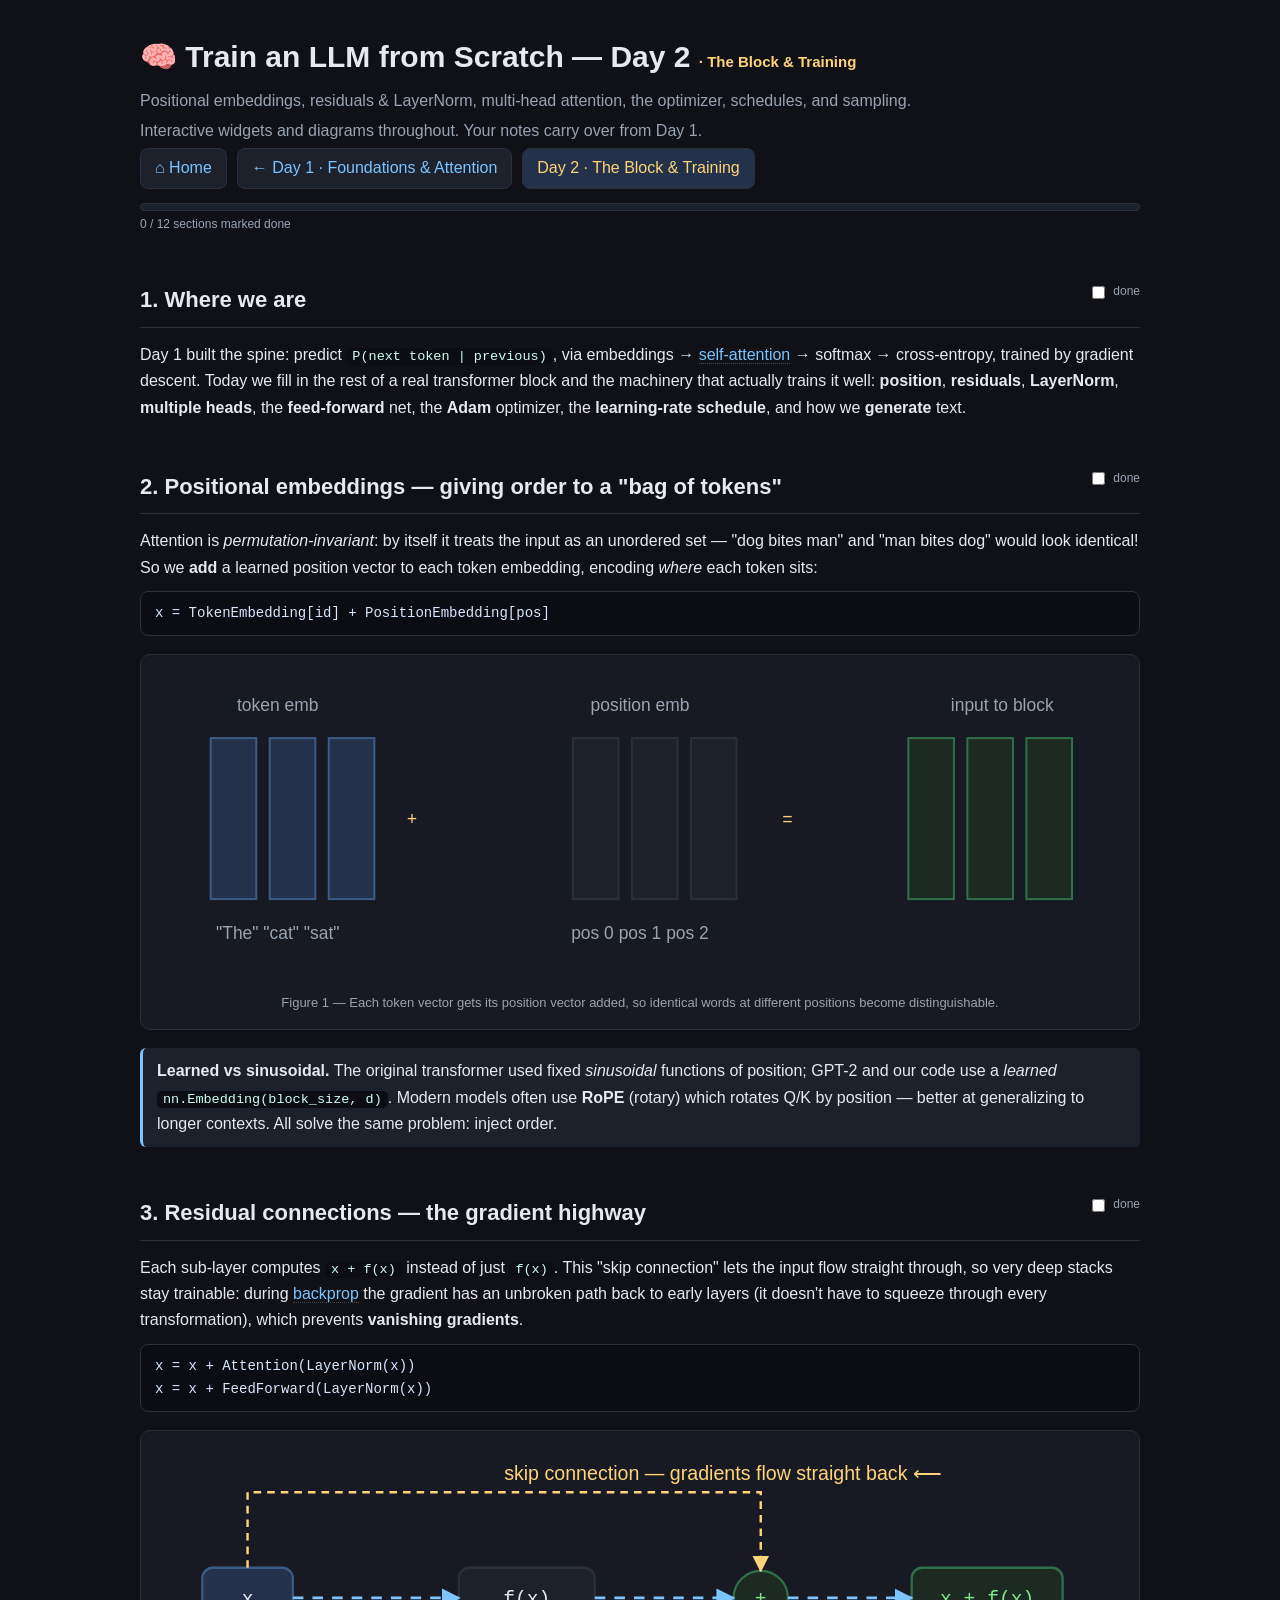
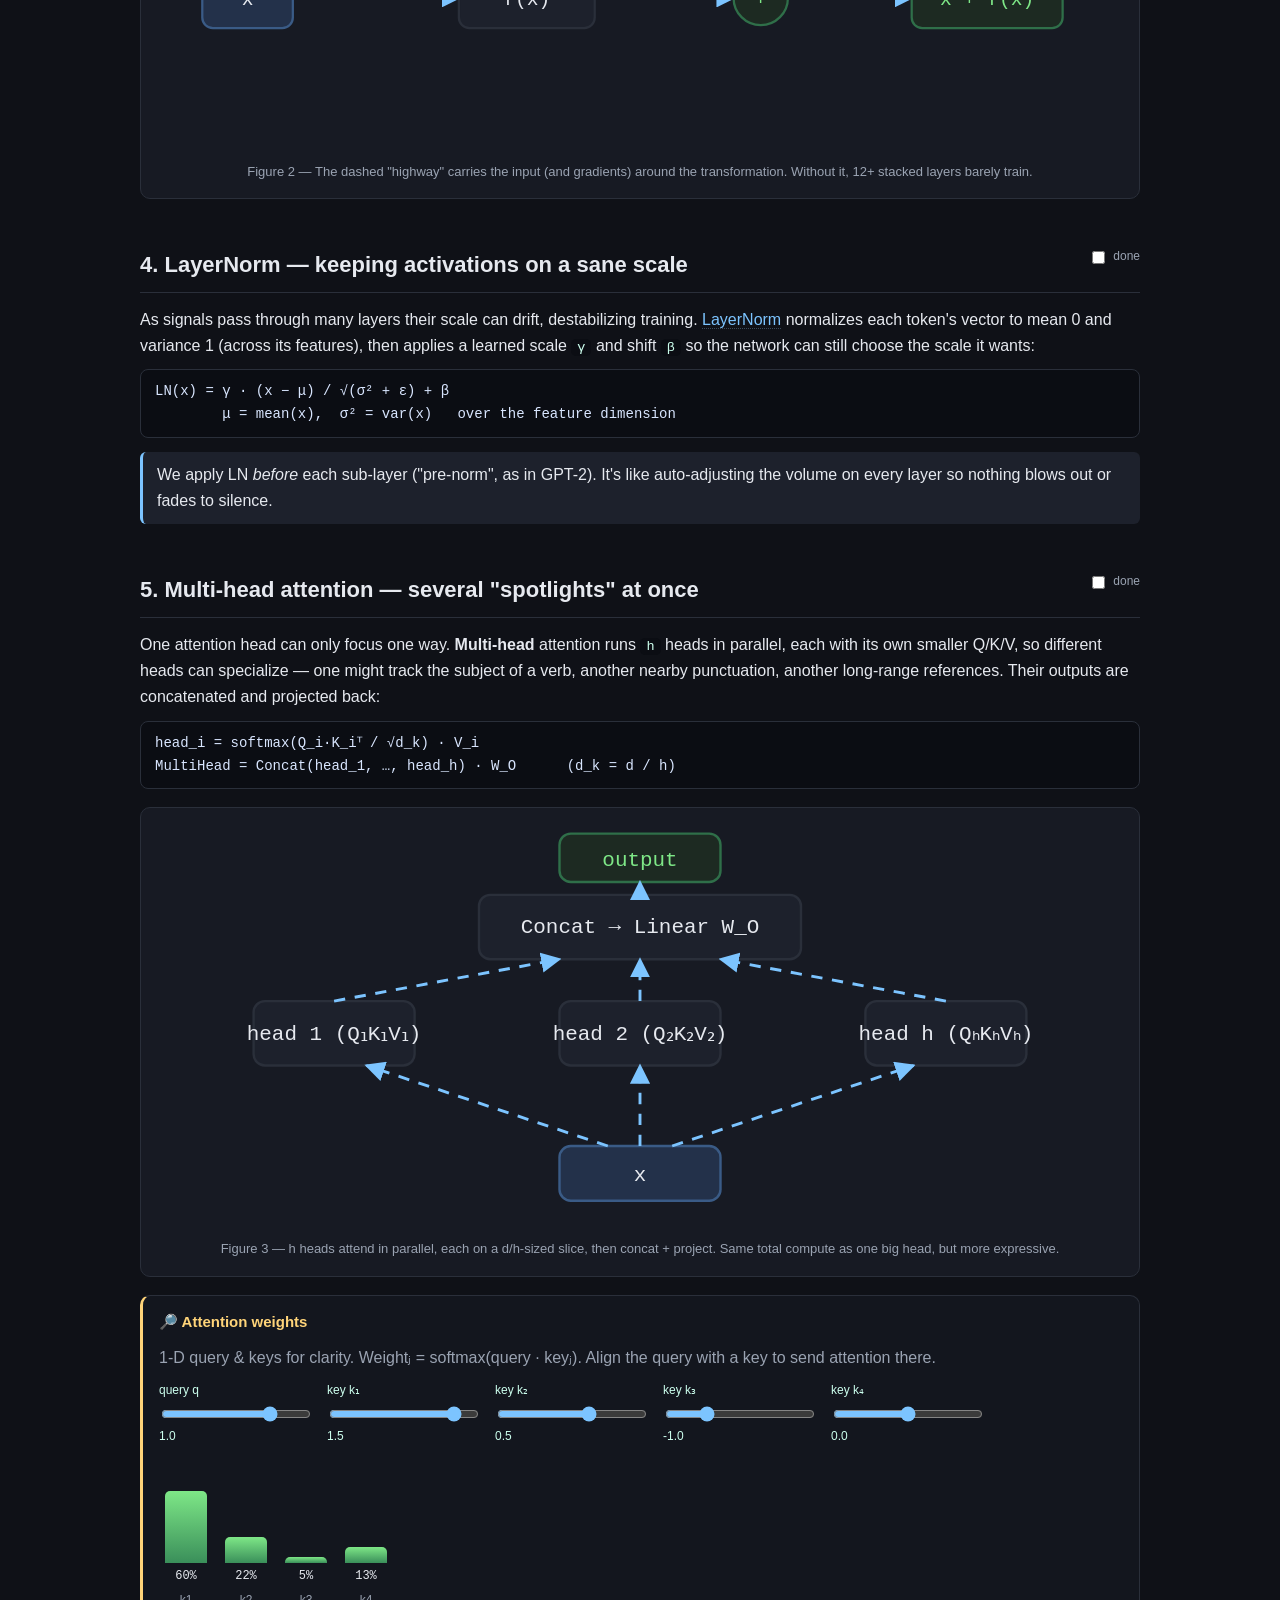
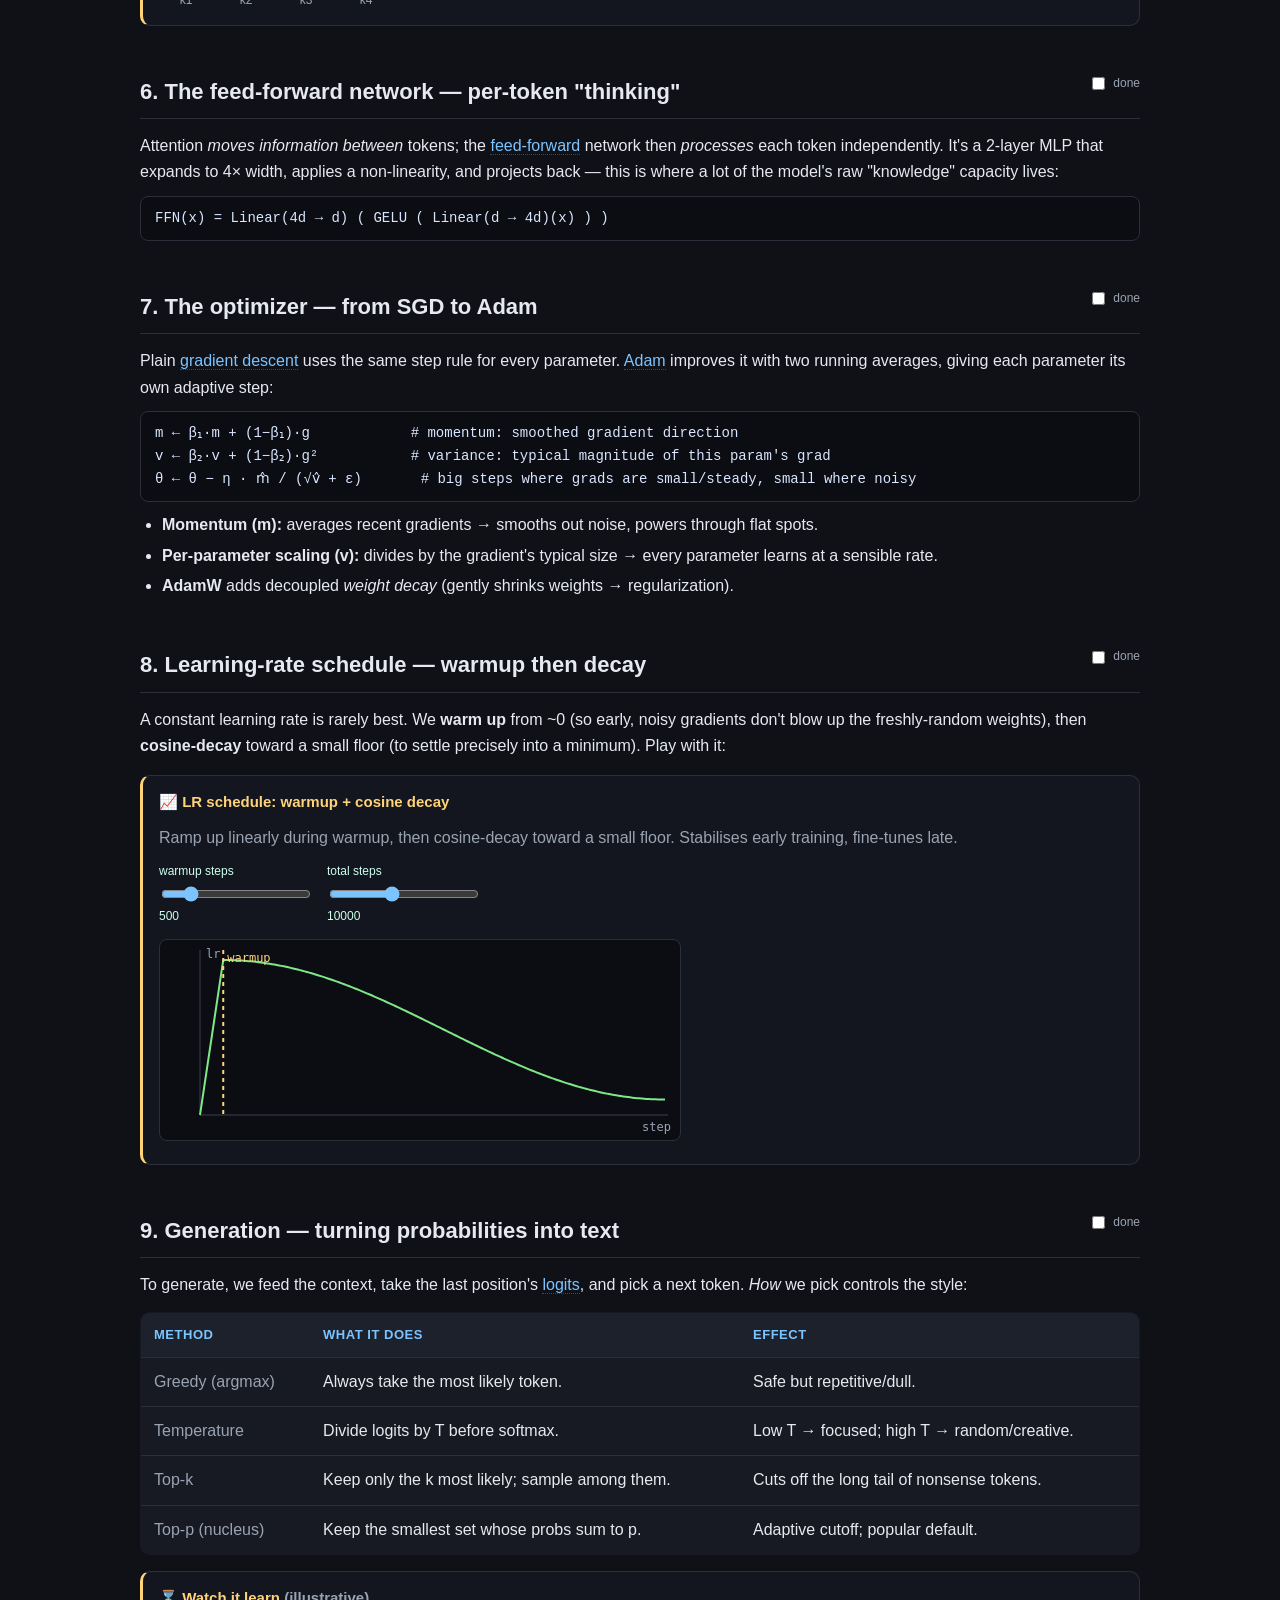
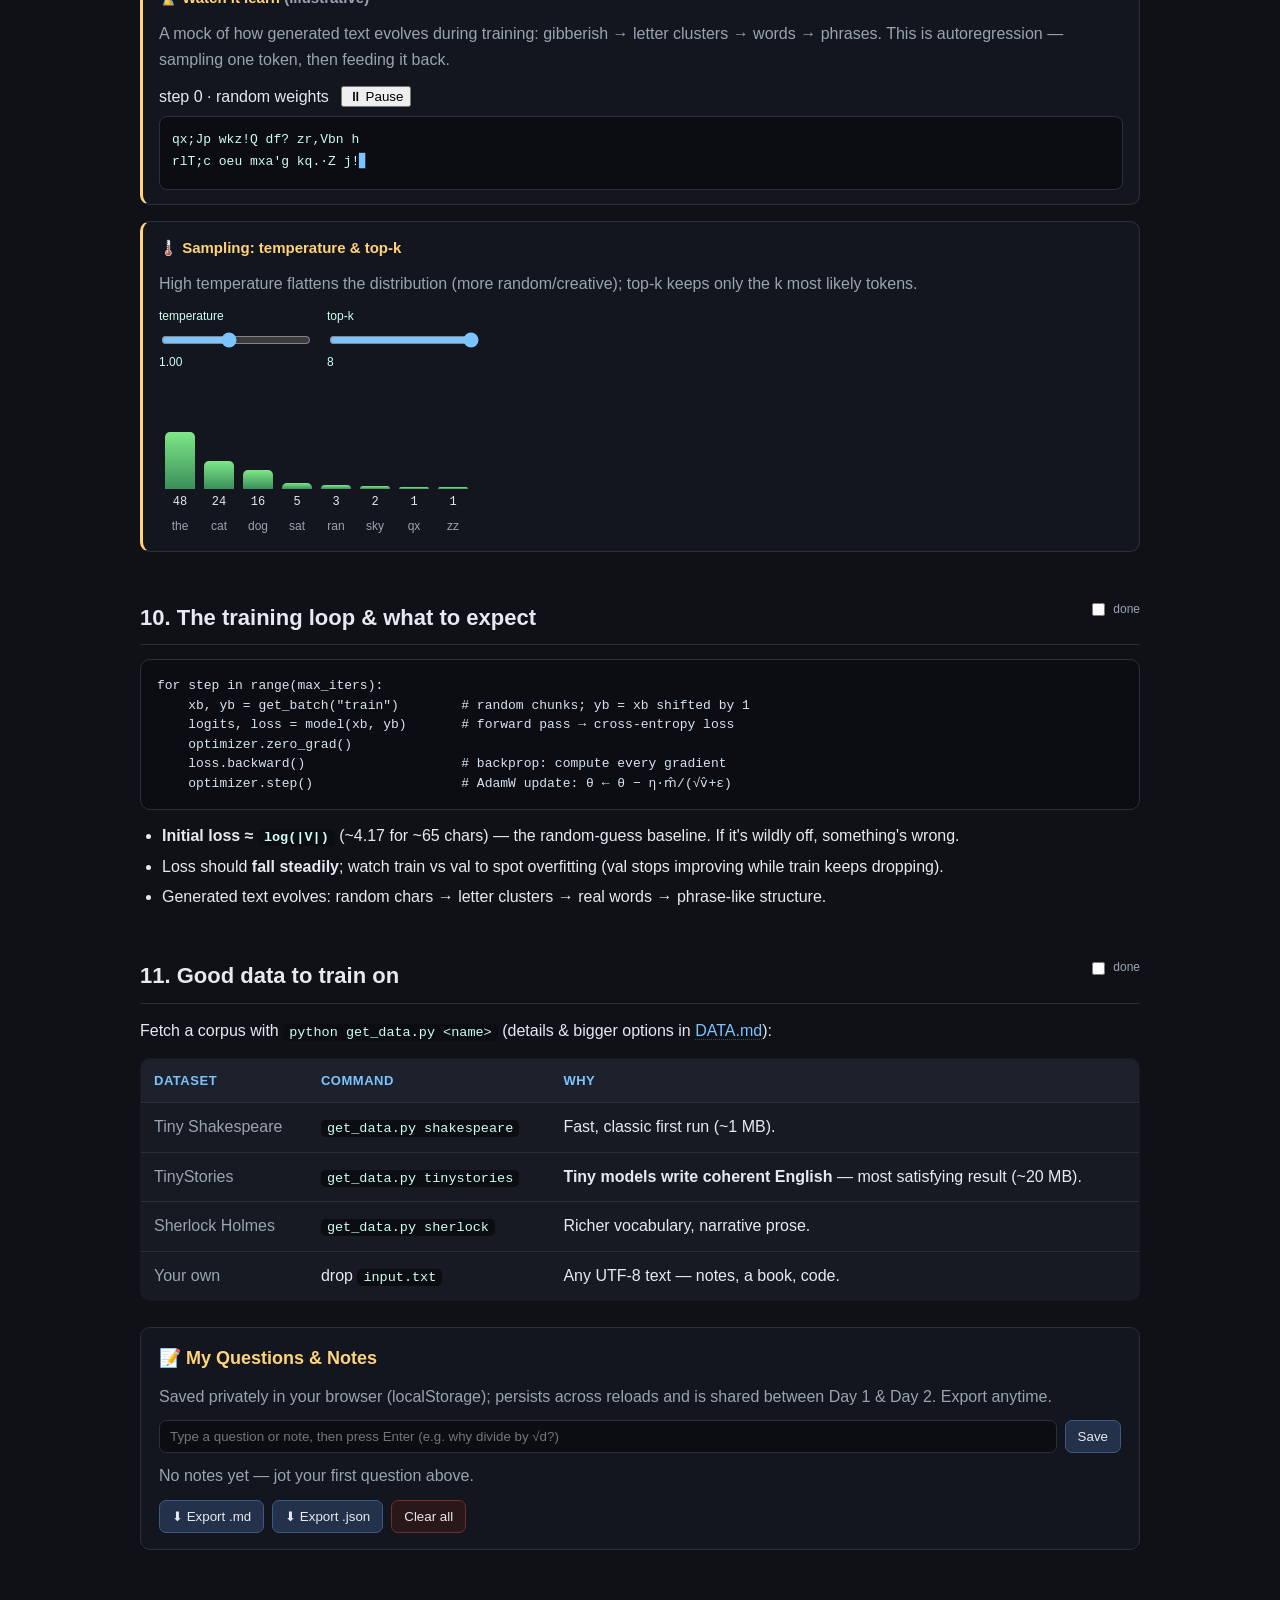
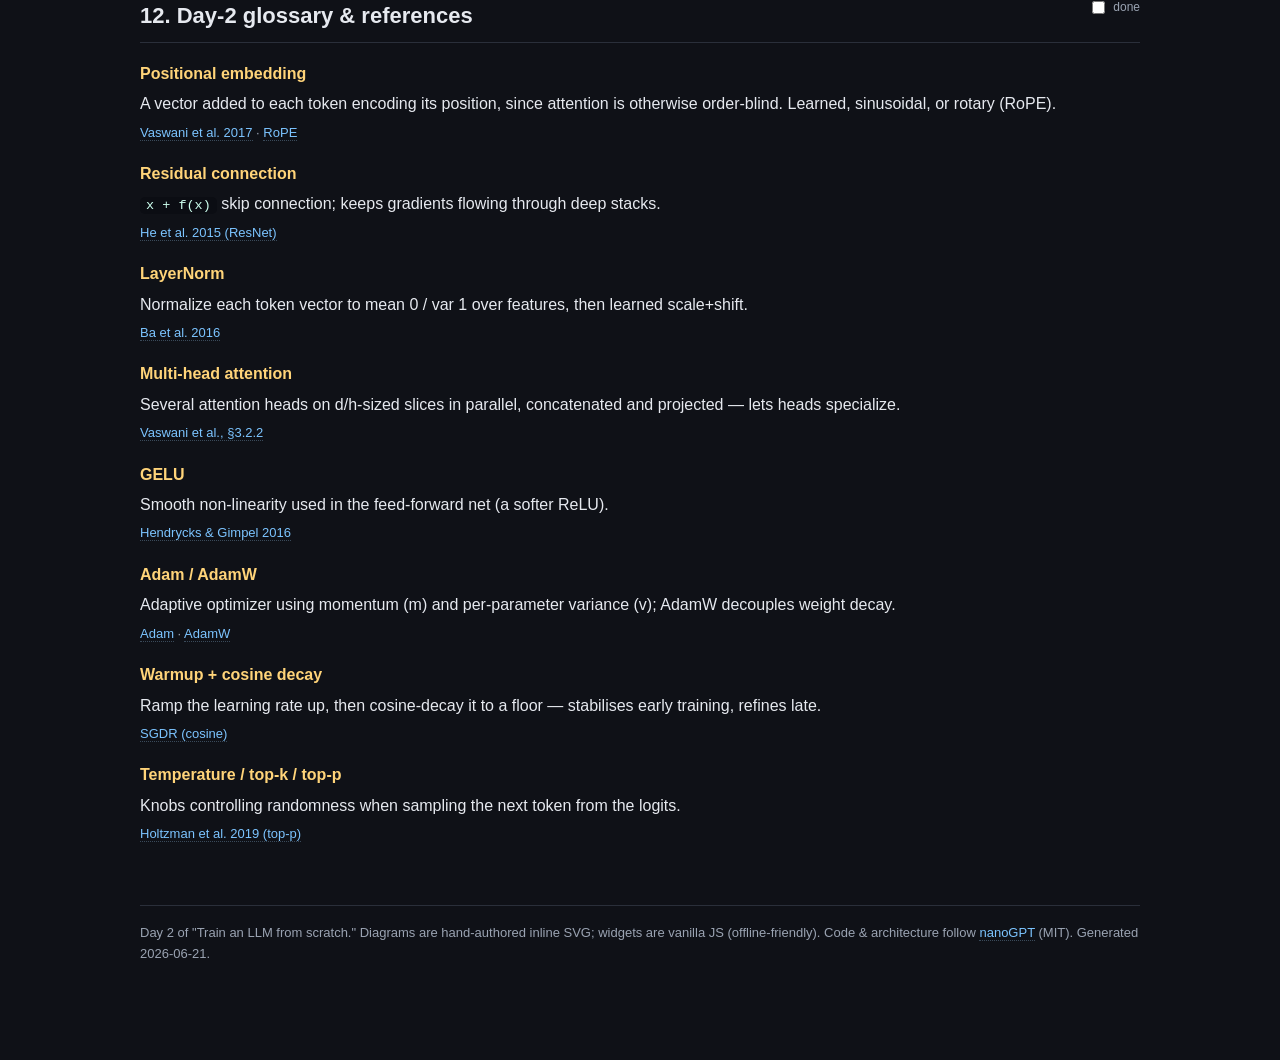
<file: gpt_tutorial/day2.html>
<!DOCTYPE html>
<html lang="en">
<head>
<meta charset="utf-8">
<meta name="viewport" content="width=device-width, initial-scale=1">
<title>Train an LLM from Scratch — Day 2</title>
<style>
  :root{
    --bg:#0f1117; --panel:#171a23; --panel2:#1d212c; --text:#e6e9ef;
    --muted:#9aa3b2; --accent:#7cc4ff; --accent2:#ffd479; --line:#2a2f3a;
    --good:#7ee787; --code:#0b0d13; --warn:#ff9d7c;
  }
  *{box-sizing:border-box}
  body{margin:0;background:var(--bg);color:var(--text);
    font:16px/1.65 -apple-system,BlinkMacSystemFont,"Segoe UI",Roboto,Helvetica,Arial,sans-serif;}
  .wrap{max-width:1040px;margin:0 auto;padding:32px 20px 96px;}
  header h1{font-size:30px;margin:0 0 6px;}
  header .sub{color:var(--muted);margin:0 0 4px;}
  h2{margin:48px 0 14px;font-size:22px;border-bottom:1px solid var(--line);padding-bottom:8px;}
  h3{margin:26px 0 10px;font-size:18px;color:var(--accent2);}
  p{margin:10px 0;}
  a{color:var(--accent);text-decoration:none;border-bottom:1px dotted #3a4a5a;}
  a:hover{border-bottom-style:solid;}
  code{background:var(--code);padding:1px 6px;border-radius:5px;font-family:"SF Mono",ui-monospace,Menlo,Consolas,monospace;font-size:13.5px;color:#cfe;}
  .formula{display:block;background:var(--code);border:1px solid var(--line);border-radius:8px;
    padding:10px 14px;margin:10px 0;font-family:"SF Mono",ui-monospace,Menlo,Consolas,monospace;
    font-size:14px;color:#d9e6ff;overflow-x:auto;white-space:pre;}
  table{width:100%;border-collapse:collapse;margin:14px 0;background:var(--panel);
    border:1px solid var(--line);border-radius:10px;overflow:hidden;}
  th,td{text-align:left;padding:11px 13px;border-bottom:1px solid var(--line);vertical-align:top;}
  th{background:var(--panel2);color:var(--accent);font-size:13px;text-transform:uppercase;letter-spacing:.04em;}
  tr:last-child td{border-bottom:none;}
  td:first-child{color:var(--muted);}
  .glossary dt{font-weight:700;color:var(--accent2);margin-top:18px;}
  .glossary dd{margin:4px 0 0;}
  .glossary .refs{font-size:13px;color:var(--muted);margin-top:4px;}
  pre.code{background:var(--code);border:1px solid var(--line);border-radius:10px;
    padding:16px;overflow-x:auto;font-size:13px;line-height:1.5;
    font-family:"SF Mono",ui-monospace,Menlo,Consolas,monospace;color:#d6e2f0;}
  .note{background:var(--panel2);border-left:3px solid var(--accent);padding:10px 14px;border-radius:6px;margin:14px 0;}
  ul{margin:8px 0;padding-left:22px;} li{margin:4px 0;}
  footer{margin-top:60px;color:var(--muted);font-size:13px;border-top:1px solid var(--line);padding-top:16px;}
  .back{font-size:12px;color:var(--muted);}
  figure{margin:18px 0;background:var(--panel);border:1px solid var(--line);border-radius:10px;padding:16px;}
  figure svg{display:block;width:100%;height:auto;}
  figcaption{color:var(--muted);font-size:13px;margin-top:12px;text-align:center;}
  figure svg text{fill:#e6e9ef;font-family:-apple-system,Segoe UI,Roboto,sans-serif;font-size:13px;}
  figure svg .mut{fill:#9aa3b2;} figure svg .acc{fill:#7cc4ff;} figure svg .acc2{fill:#ffd479;}
  figure svg .good{fill:#7ee787;} figure svg .warn{fill:#ff9d7c;}
  figure svg .mono{font-family:"SF Mono",ui-monospace,Menlo,Consolas,monospace;}
  figure svg .box{fill:#1d212c;stroke:#2a2f3a;stroke-width:1.5;}
  figure svg .boxa{fill:#23314a;stroke:#3a5b86;stroke-width:1.5;}
  figure svg .boxg{fill:#1d2a22;stroke:#2f6f49;stroke-width:1.5;}
  figure svg .edge{stroke:#7cc4ff;stroke-width:1.8;fill:none;}
  figure svg .edged{stroke:#ffd479;stroke-width:1.6;fill:none;stroke-dasharray:5 4;}
  figure svg .axis{stroke:#3a4150;stroke-width:1.2;}
</style>
<link rel="stylesheet" href="assets/app.css">
</head>
<body data-page="day2">
<svg width="0" height="0" style="position:absolute" aria-hidden="true"><defs>
  <marker id="arrow" viewBox="0 0 10 10" refX="9" refY="5" markerWidth="7" markerHeight="7" orient="auto-start-reverse">
    <path d="M0,0 L10,5 L0,10 z" fill="#7cc4ff"/></marker>
  <marker id="arrowy" viewBox="0 0 10 10" refX="9" refY="5" markerWidth="7" markerHeight="7" orient="auto-start-reverse">
    <path d="M0,0 L10,5 L0,10 z" fill="#ffd479"/></marker>
  <marker id="arrowg" viewBox="0 0 10 10" refX="9" refY="5" markerWidth="7" markerHeight="7" orient="auto-start-reverse">
    <path d="M0,0 L10,5 L0,10 z" fill="#7ee787"/></marker>
</defs></svg>

<div class="wrap">

<header>
  <h1>🧠 Train an LLM from Scratch — Day 2 <span style="font-size:15px;color:var(--accent2)">· The Block &amp; Training</span></h1>
  <p class="sub">Positional embeddings, residuals &amp; LayerNorm, multi-head attention, the optimizer, schedules, and sampling.</p>
  <p class="sub">Interactive widgets and diagrams throughout. Your notes carry over from Day 1.</p>
</header>

<nav class="topnav">
  <a href="index.html">⌂ Home</a>
  <a href="day1.html">← Day 1 · Foundations &amp; Attention</a>
  <a href="day2.html" class="active">Day 2 · The Block &amp; Training</a>
</nav>
<div id="progress-wrap">
  <div id="progress-track"><div id="progress-bar"></div></div>
  <div id="progress-label"></div>
</div>

<!-- ============================ RECAP ============================ -->
<h2 id="recap">1. Where we are</h2>
<p>
Day 1 built the spine: predict <code>P(next token | previous)</code>, via embeddings → <a href="day1.html#attention">self-attention</a> → softmax → cross-entropy, trained by gradient descent. Today we fill in the rest of a real transformer block and the machinery that actually trains it well: <b>position</b>, <b>residuals</b>, <b>LayerNorm</b>, <b>multiple heads</b>, the <b>feed-forward</b> net, the <b>Adam</b> optimizer, the <b>learning-rate schedule</b>, and how we <b>generate</b> text.
</p>

<!-- ============================ POSITIONAL ============================ -->
<h2 id="position">2. Positional embeddings — giving order to a "bag of tokens"</h2>
<p>
Attention is <em>permutation-invariant</em>: by itself it treats the input as an unordered set — "dog bites man" and "man bites dog" would look identical! So we <b>add</b> a learned position vector to each token embedding, encoding <em>where</em> each token sits:
</p>
<span class="formula">x = TokenEmbedding[id] + PositionEmbedding[pos]</span>

<figure>
<svg viewBox="0 0 720 230" role="img" aria-label="Positional embeddings added to token embeddings">
  <text x="90" y="30" text-anchor="middle" class="mut">token emb</text>
  <text x="90" y="200" text-anchor="middle" class="mut">"The"  "cat"  "sat"</text>
  <text x="360" y="30" text-anchor="middle" class="mut">position emb</text>
  <text x="360" y="200" text-anchor="middle" class="mut">pos 0   pos 1   pos 2</text>
  <text x="630" y="30" text-anchor="middle" class="mut">input to block</text>

  <!-- token vectors -->
  <g class="mono" font-size="11" text-anchor="middle">
    <rect class="boxa" x="40"  y="50" width="34" height="120"/>
    <rect class="boxa" x="84"  y="50" width="34" height="120"/>
    <rect class="boxa" x="128" y="50" width="34" height="120"/>
  </g>
  <text x="190" y="115" text-anchor="middle" class="acc2 mono" font-size="20">+</text>
  <!-- position vectors -->
  <g class="mono" font-size="11" text-anchor="middle">
    <rect class="box" x="310" y="50" width="34" height="120"/>
    <rect class="box" x="354" y="50" width="34" height="120"/>
    <rect class="box" x="398" y="50" width="34" height="120"/>
  </g>
  <text x="470" y="115" text-anchor="middle" class="acc2 mono" font-size="20">=</text>
  <!-- result -->
  <g class="mono" font-size="11" text-anchor="middle">
    <rect class="boxg" x="560" y="50" width="34" height="120"/>
    <rect class="boxg" x="604" y="50" width="34" height="120"/>
    <rect class="boxg" x="648" y="50" width="34" height="120"/>
  </g>
</svg>
<figcaption>Figure 1 — Each token vector gets its position vector added, so identical words at different positions become distinguishable.</figcaption>
</figure>
<p class="note"><b>Learned vs sinusoidal.</b> The original transformer used fixed <em>sinusoidal</em> functions of position; GPT-2 and our code use a <em>learned</em> <code>nn.Embedding(block_size, d)</code>. Modern models often use <b>RoPE</b> (rotary) which rotates Q/K by position — better at generalizing to longer contexts. All solve the same problem: inject order.</p>

<!-- ============================ RESIDUALS ============================ -->
<h2 id="residual">3. Residual connections — the gradient highway</h2>
<p>
Each sub-layer computes <code>x + f(x)</code> instead of just <code>f(x)</code>. This "skip connection" lets the input flow straight through, so very deep stacks stay trainable: during <a href="day1.html#g-backprop">backprop</a> the gradient has an unbroken path back to early layers (it doesn't have to squeeze through every transformation), which prevents <b>vanishing gradients</b>.
</p>
<span class="formula">x = x + Attention(LayerNorm(x))
x = x + FeedForward(LayerNorm(x))</span>

<figure class="flowfig">
<svg viewBox="0 0 640 200" role="img" aria-label="Residual connection gradient highway">
  <rect class="boxa" x="30" y="80" width="60" height="40" rx="7"/><text x="60" y="105" text-anchor="middle" class="mono">x</text>
  <rect class="box"  x="200" y="80" width="90" height="40" rx="7"/><text x="245" y="105" text-anchor="middle" class="mono" font-size="12">f(x)</text>
  <circle cx="400" cy="100" r="18" class="boxg"/><text x="400" y="105" text-anchor="middle" class="good mono">+</text>
  <rect class="boxg" x="500" y="80" width="100" height="40" rx="7"/><text x="550" y="105" text-anchor="middle" class="mono good">x + f(x)</text>
  <!-- main path -->
  <path class="edge" d="M90,100 H200" marker-end="url(#arrow)"/>
  <path class="edge" d="M290,100 H382" marker-end="url(#arrow)"/>
  <path class="edge" d="M418,100 H500" marker-end="url(#arrow)"/>
  <!-- skip highway -->
  <path class="edged" d="M60,80 V30 H400 V82" marker-end="url(#arrowy)"/>
  <text x="230" y="22" class="acc2" font-size="12">skip connection — gradients flow straight back ⟵</text>
</svg>
<figcaption>Figure 2 — The dashed "highway" carries the input (and gradients) around the transformation. Without it, 12+ stacked layers barely train.</figcaption>
</figure>

<!-- ============================ LAYERNORM ============================ -->
<h2 id="layernorm">4. LayerNorm — keeping activations on a sane scale</h2>
<p>
As signals pass through many layers their scale can drift, destabilizing training. <a href="day1.html#g-layernorm">LayerNorm</a> normalizes each token's vector to mean 0 and variance 1 (across its features), then applies a learned scale <code>γ</code> and shift <code>β</code> so the network can still choose the scale it wants:
</p>
<span class="formula">LN(x) = γ · (x − μ) / √(σ² + ε) + β
        μ = mean(x),  σ² = var(x)   over the feature dimension</span>
<p class="note">We apply LN <em>before</em> each sub-layer ("pre-norm", as in GPT-2). It's like auto-adjusting the volume on every layer so nothing blows out or fades to silence.</p>

<!-- ============================ MULTI-HEAD ============================ -->
<h2 id="multihead">5. Multi-head attention — several "spotlights" at once</h2>
<p>
One attention head can only focus one way. <b>Multi-head</b> attention runs <code>h</code> heads in parallel, each with its own smaller Q/K/V, so different heads can specialize — one might track the subject of a verb, another nearby punctuation, another long-range references. Their outputs are concatenated and projected back:
</p>
<span class="formula">head_i = softmax(Q_i·K_iᵀ / √d_k) · V_i
MultiHead = Concat(head_1, …, head_h) · W_O      (d_k = d / h)</span>

<figure class="flowfig">
<svg viewBox="0 0 600 250" role="img" aria-label="Multi-head attention">
  <rect class="boxa" x="250" y="200" width="100" height="34" rx="7"/><text x="300" y="222" text-anchor="middle" class="mono">x</text>
  <rect class="box" x="60"  y="110" width="100" height="40" rx="7"/><text x="110" y="134" text-anchor="middle" class="mono" font-size="11">head 1 (Q₁K₁V₁)</text>
  <rect class="box" x="250" y="110" width="100" height="40" rx="7"/><text x="300" y="134" text-anchor="middle" class="mono" font-size="11">head 2 (Q₂K₂V₂)</text>
  <rect class="box" x="440" y="110" width="100" height="40" rx="7"/><text x="490" y="134" text-anchor="middle" class="mono" font-size="11">head h (QₕKₕVₕ)</text>
  <path class="edge" d="M280,200 L130,150" marker-end="url(#arrow)"/>
  <path class="edge" d="M300,200 L300,150" marker-end="url(#arrow)"/>
  <path class="edge" d="M320,200 L470,150" marker-end="url(#arrow)"/>
  <rect class="box" x="200" y="44" width="200" height="40" rx="7"/><text x="300" y="68" text-anchor="middle" class="mono" font-size="12">Concat → Linear W_O</text>
  <path class="edge" d="M110,110 L250,84" marker-end="url(#arrow)"/>
  <path class="edge" d="M300,110 L300,84" marker-end="url(#arrow)"/>
  <path class="edge" d="M490,110 L350,84" marker-end="url(#arrow)"/>
  <rect class="boxg" x="250" y="6" width="100" height="30" rx="7"/><text x="300" y="26" text-anchor="middle" class="mono good">output</text>
  <path class="edge" d="M300,44 V36" marker-end="url(#arrow)"/>
</svg>
<figcaption>Figure 3 — h heads attend in parallel, each on a d/h-sized slice, then concat + project. Same total compute as one big head, but more expressive.</figcaption>
</figure>

<div class="widget" id="w-attn"></div>

<!-- ============================ FFN ============================ -->
<h2 id="ffn">6. The feed-forward network — per-token "thinking"</h2>
<p>
Attention <em>moves information between</em> tokens; the <a href="day1.html#g-ffn">feed-forward</a> network then <em>processes</em> each token independently. It's a 2-layer MLP that expands to 4× width, applies a non-linearity, and projects back — this is where a lot of the model's raw "knowledge" capacity lives:
</p>
<span class="formula">FFN(x) = Linear(4d → d) ( GELU ( Linear(d → 4d)(x) ) )</span>

<!-- ============================ OPTIMIZER ============================ -->
<h2 id="optimizer">7. The optimizer — from SGD to Adam</h2>
<p>Plain <a href="day1.html#g-gd">gradient descent</a> uses the same step rule for every parameter. <a href="day1.html#g-adam">Adam</a> improves it with two running averages, giving each parameter its own adaptive step:</p>
<span class="formula">m ← β₁·m + (1−β₁)·g            # momentum: smoothed gradient direction
v ← β₂·v + (1−β₂)·g²           # variance: typical magnitude of this param's grad
θ ← θ − η · m̂ / (√v̂ + ε)       # big steps where grads are small/steady, small where noisy</span>
<ul>
  <li><b>Momentum (m):</b> averages recent gradients → smooths out noise, powers through flat spots.</li>
  <li><b>Per-parameter scaling (v):</b> divides by the gradient's typical size → every parameter learns at a sensible rate.</li>
  <li><b>AdamW</b> adds decoupled <em>weight decay</em> (gently shrinks weights → regularization).</li>
</ul>

<!-- ============================ LR SCHEDULE ============================ -->
<h2 id="schedule">8. Learning-rate schedule — warmup then decay</h2>
<p>A constant learning rate is rarely best. We <b>warm up</b> from ~0 (so early, noisy gradients don't blow up the freshly-random weights), then <b>cosine-decay</b> toward a small floor (to settle precisely into a minimum). Play with it:</p>
<div class="widget" id="w-lr"></div>

<!-- ============================ GENERATION ============================ -->
<h2 id="generation">9. Generation — turning probabilities into text</h2>
<p>To generate, we feed the context, take the last position's <a href="day1.html#g-logits">logits</a>, and pick a next token. <em>How</em> we pick controls the style:</p>
<table>
  <thead><tr><th>Method</th><th>What it does</th><th>Effect</th></tr></thead>
  <tbody>
    <tr><td>Greedy (argmax)</td><td>Always take the most likely token.</td><td>Safe but repetitive/dull.</td></tr>
    <tr><td>Temperature</td><td>Divide logits by T before softmax.</td><td>Low T → focused; high T → random/creative.</td></tr>
    <tr><td>Top-k</td><td>Keep only the k most likely; sample among them.</td><td>Cuts off the long tail of nonsense tokens.</td></tr>
    <tr><td>Top-p (nucleus)</td><td>Keep the smallest set whose probs sum to p.</td><td>Adaptive cutoff; popular default.</td></tr>
  </tbody>
</table>
<div class="widget" id="w-generate"></div>
<div class="widget" id="w-sampling"></div>

<!-- ============================ TRAINING LOOP ============================ -->
<h2 id="loop">10. The training loop &amp; what to expect</h2>
<pre class="code">for step in range(max_iters):
    xb, yb = get_batch("train")        # random chunks; yb = xb shifted by 1
    logits, loss = model(xb, yb)       # forward pass → cross-entropy loss
    optimizer.zero_grad()
    loss.backward()                    # backprop: compute every gradient
    optimizer.step()                   # AdamW update: θ ← θ − η·m̂/(√v̂+ε)</pre>
<ul>
  <li><b>Initial loss ≈ <code>log(|V|)</code></b> (~4.17 for ~65 chars) — the random-guess baseline. If it's wildly off, something's wrong.</li>
  <li>Loss should <b>fall steadily</b>; watch train vs val to spot overfitting (val stops improving while train keeps dropping).</li>
  <li>Generated text evolves: <span class="mono">random chars → letter clusters → real words → phrase-like</span> structure.</li>
</ul>

<!-- ============================ DATA ============================ -->
<h2 id="data">11. Good data to train on</h2>
<p>Fetch a corpus with <code>python get_data.py &lt;name&gt;</code> (details &amp; bigger options in <a href="DATA.md">DATA.md</a>):</p>
<table>
  <thead><tr><th>Dataset</th><th>Command</th><th>Why</th></tr></thead>
  <tbody>
    <tr><td>Tiny Shakespeare</td><td><code>get_data.py shakespeare</code></td><td>Fast, classic first run (~1 MB).</td></tr>
    <tr><td>TinyStories</td><td><code>get_data.py tinystories</code></td><td><b>Tiny models write coherent English</b> — most satisfying result (~20 MB).</td></tr>
    <tr><td>Sherlock Holmes</td><td><code>get_data.py sherlock</code></td><td>Richer vocabulary, narrative prose.</td></tr>
    <tr><td>Your own</td><td>drop <code>input.txt</code></td><td>Any UTF-8 text — notes, a book, code.</td></tr>
  </tbody>
</table>

<!-- ============================ NOTES ============================ -->
<div id="notes"></div>

<!-- ============================ GLOSSARY ============================ -->
<h2 id="glossary">12. Day-2 glossary &amp; references</h2>
<dl class="glossary">
  <dt id="g-pos">Positional embedding</dt>
  <dd>A vector added to each token encoding its position, since attention is otherwise order-blind. Learned, sinusoidal, or rotary (RoPE).
    <div class="refs"><a href="https://arxiv.org/abs/1706.03762">Vaswani et al. 2017</a> · <a href="https://arxiv.org/abs/2104.09864">RoPE</a></div></dd>
  <dt id="g-res">Residual connection</dt>
  <dd><code>x + f(x)</code> skip connection; keeps gradients flowing through deep stacks.
    <div class="refs"><a href="https://arxiv.org/abs/1512.03385">He et al. 2015 (ResNet)</a></div></dd>
  <dt id="g-ln">LayerNorm</dt>
  <dd>Normalize each token vector to mean 0 / var 1 over features, then learned scale+shift.
    <div class="refs"><a href="https://arxiv.org/abs/1607.06450">Ba et al. 2016</a></div></dd>
  <dt id="g-mh">Multi-head attention</dt>
  <dd>Several attention heads on d/h-sized slices in parallel, concatenated and projected — lets heads specialize.
    <div class="refs"><a href="https://arxiv.org/abs/1706.03762">Vaswani et al., §3.2.2</a></div></dd>
  <dt id="g-gelu">GELU</dt>
  <dd>Smooth non-linearity used in the feed-forward net (a softer ReLU).
    <div class="refs"><a href="https://arxiv.org/abs/1606.08415">Hendrycks &amp; Gimpel 2016</a></div></dd>
  <dt id="g-adamw">Adam / AdamW</dt>
  <dd>Adaptive optimizer using momentum (m) and per-parameter variance (v); AdamW decouples weight decay.
    <div class="refs"><a href="https://arxiv.org/abs/1412.6980">Adam</a> · <a href="https://arxiv.org/abs/1711.05101">AdamW</a></div></dd>
  <dt id="g-warmup">Warmup + cosine decay</dt>
  <dd>Ramp the learning rate up, then cosine-decay it to a floor — stabilises early training, refines late.
    <div class="refs"><a href="https://arxiv.org/abs/1608.03983">SGDR (cosine)</a></div></dd>
  <dt id="g-sampling">Temperature / top-k / top-p</dt>
  <dd>Knobs controlling randomness when sampling the next token from the logits.
    <div class="refs"><a href="https://arxiv.org/abs/1904.09751">Holtzman et al. 2019 (top-p)</a></div></dd>
</dl>

<footer>
  Day 2 of "Train an LLM from scratch." Diagrams are hand-authored inline SVG; widgets are vanilla JS (offline-friendly).
  Code &amp; architecture follow <a href="https://github.com/karpathy/nanoGPT">nanoGPT</a> (MIT). Generated 2026-06-21.
</footer>

</div>
<script src="assets/app.js"></script>
</body>
</html>
</file>
<file: gpt_tutorial/assets/app.css>
/* Shared interactive styles for the GPT tutorial (widgets, notes, progress, nav).
   Base page styles live inline in each dayN.html; this file adds the dynamic bits. */

.topnav{display:flex;gap:10px;margin:0 0 14px;flex-wrap:wrap}
.topnav a{background:#1d212c;border:1px solid #2a2f3a;border-radius:8px;padding:6px 14px;border-bottom:1px solid #2a2f3a}
.topnav a.active{background:#23314a;color:#ffd479}

#progress-wrap{margin:6px 0 18px}
#progress-track{height:8px;background:#1d212c;border-radius:6px;overflow:hidden;border:1px solid #2a2f3a}
#progress-bar{height:100%;width:0;background:linear-gradient(90deg,#7cc4ff,#7ee787);transition:width .3s}
#progress-label{font-size:12px;color:#9aa3b2;margin-top:4px}

h2 .prog{float:right;font-size:12px;color:#9aa3b2;font-weight:400;text-transform:none;
  letter-spacing:0;cursor:pointer;display:inline-flex;align-items:center;gap:5px}
h2 .prog input{cursor:pointer}

.widget{background:#13161e;border:1px solid #2a2f3a;border-left:3px solid #ffd479;
  border-radius:10px;padding:14px 16px;margin:16px 0}
.widget h4{margin:0 0 6px;color:#ffd479;font-size:15px}
.muted{color:#9aa3b2}

.sliders{display:flex;flex-wrap:wrap;gap:14px;align-items:center;margin-top:6px}
.sliders label{display:flex;flex-direction:column;font-size:12px;color:#cfe;gap:3px;min-width:120px}
.sliders input[type=range]{width:150px;accent-color:#7cc4ff}
.sliders button{background:#23314a;color:#e6e9ef;border:1px solid #3a5b86;border-radius:7px;
  padding:6px 12px;cursor:pointer}
.sliders button:hover{background:#2c3f5e}

.bars{display:flex;gap:18px;align-items:flex-end;height:150px;margin-top:14px;padding-left:6px}
.bars.wide{gap:9px}
.bar{display:flex;flex-direction:column;align-items:center;justify-content:flex-end;gap:4px;font-size:12px}
.bar-fill{width:42px;background:linear-gradient(180deg,#7ee787,#3a8f5a);border-radius:5px 5px 0 0;
  min-height:2px;transition:height .12s}
.bars.wide .bar-fill{width:30px}
.bar-fill.zero{background:#2a2f3a}
.bar-lbl{font-family:"SF Mono",ui-monospace,Menlo,Consolas,monospace;color:#e6e9ef}

canvas{background:#0b0d13;border:1px solid #2a2f3a;border-radius:8px;margin-top:12px;max-width:100%;height:auto}

#notes{background:#13161e;border:1px solid #2a2f3a;border-radius:10px;padding:16px 18px;margin:26px 0}
#notes h3{margin:0 0 6px;color:#ffd479}
.note-input{display:flex;gap:8px;margin:10px 0}
.note-input input{flex:1;background:#0b0d13;border:1px solid #2a2f3a;border-radius:7px;padding:8px 10px;color:#e6e9ef}
.note-input button,.note-actions button{background:#23314a;color:#e6e9ef;border:1px solid #3a5b86;
  border-radius:7px;padding:8px 12px;cursor:pointer}
.note-actions{display:flex;gap:8px;margin-top:10px;flex-wrap:wrap}
.note-actions .danger{border-color:#6f2f2f;background:#2a1717}
.note-item{display:flex;justify-content:space-between;gap:10px;background:#0b0d13;border:1px solid #2a2f3a;
  border-radius:7px;padding:8px 10px;margin:6px 0}
.note-page{color:#7cc4ff;font-family:monospace;font-size:12px}
.note-time{color:#9aa3b2;font-size:11px;margin-top:3px}
.note-del{background:transparent;border:none;color:#ff9d7c;cursor:pointer;font-size:14px}

/* ---------------- animations (gated by body.anim-ready; off for reduced-motion) -------------- */
@keyframes march   { to { stroke-dashoffset:-26; } }
@keyframes draw    { to { stroke-dashoffset:0;  } }
@keyframes fadeUp  { from{opacity:0;transform:translateY(14px);} to{opacity:1;transform:none;} }
@keyframes blink   { 50%{opacity:0;} }

/* flowing arrows inside diagrams marked .flowfig */
body.anim-ready figure.flowfig .edge  { stroke-dasharray:7 6; animation:march 1.1s linear infinite; }
body.anim-ready figure.flowfig .edged { animation:march 1.1s linear infinite; }

/* curves draw themselves in when their figure scrolls into view */
body.anim-ready .draw                  { stroke-dasharray:1; stroke-dashoffset:1; }
body.anim-ready figure.in-view .draw   { animation:draw 1.3s ease forwards; }

/* figures fade/slide up on first view */
body.anim-ready figure.animate         { opacity:0; }
body.anim-ready figure.animate.in-view { animation:fadeUp .6s ease forwards; }

/* "watch it learn" typewriter */
.gen-bar{display:flex;align-items:center;gap:12px;margin:6px 0}
.gen-out{background:#0b0d13;border:1px solid #2a2f3a;border-radius:8px;padding:12px;min-height:74px;
  font-family:"SF Mono",ui-monospace,Menlo,Consolas,monospace;font-size:13px;color:#cfe;white-space:pre-wrap;margin:0}
body.anim-ready .gen-out::after{content:'▋';color:#7cc4ff;animation:blink 1s steps(1) infinite}

/* ---------------- landing dashboard ---------------- */
#dashboard{display:grid;grid-template-columns:1fr 1fr;gap:16px;margin:18px 0}
@media (max-width:640px){#dashboard{grid-template-columns:1fr}}
.day-card{display:block;background:#171a23;border:1px solid #2a2f3a;border-radius:12px;
  padding:18px;border-bottom:1px solid #2a2f3a;transition:border-color .15s,transform .15s}
.day-card:hover{border-color:#3a5b86;transform:translateY(-2px)}
.day-title{font-weight:700;color:#ffd479;margin-bottom:12px}
.dash-track{height:9px;background:#0b0d13;border:1px solid #2a2f3a;border-radius:6px;overflow:hidden}
.dash-bar{height:100%;width:0;background:linear-gradient(90deg,#7cc4ff,#7ee787);transition:width .4s}
</file>
